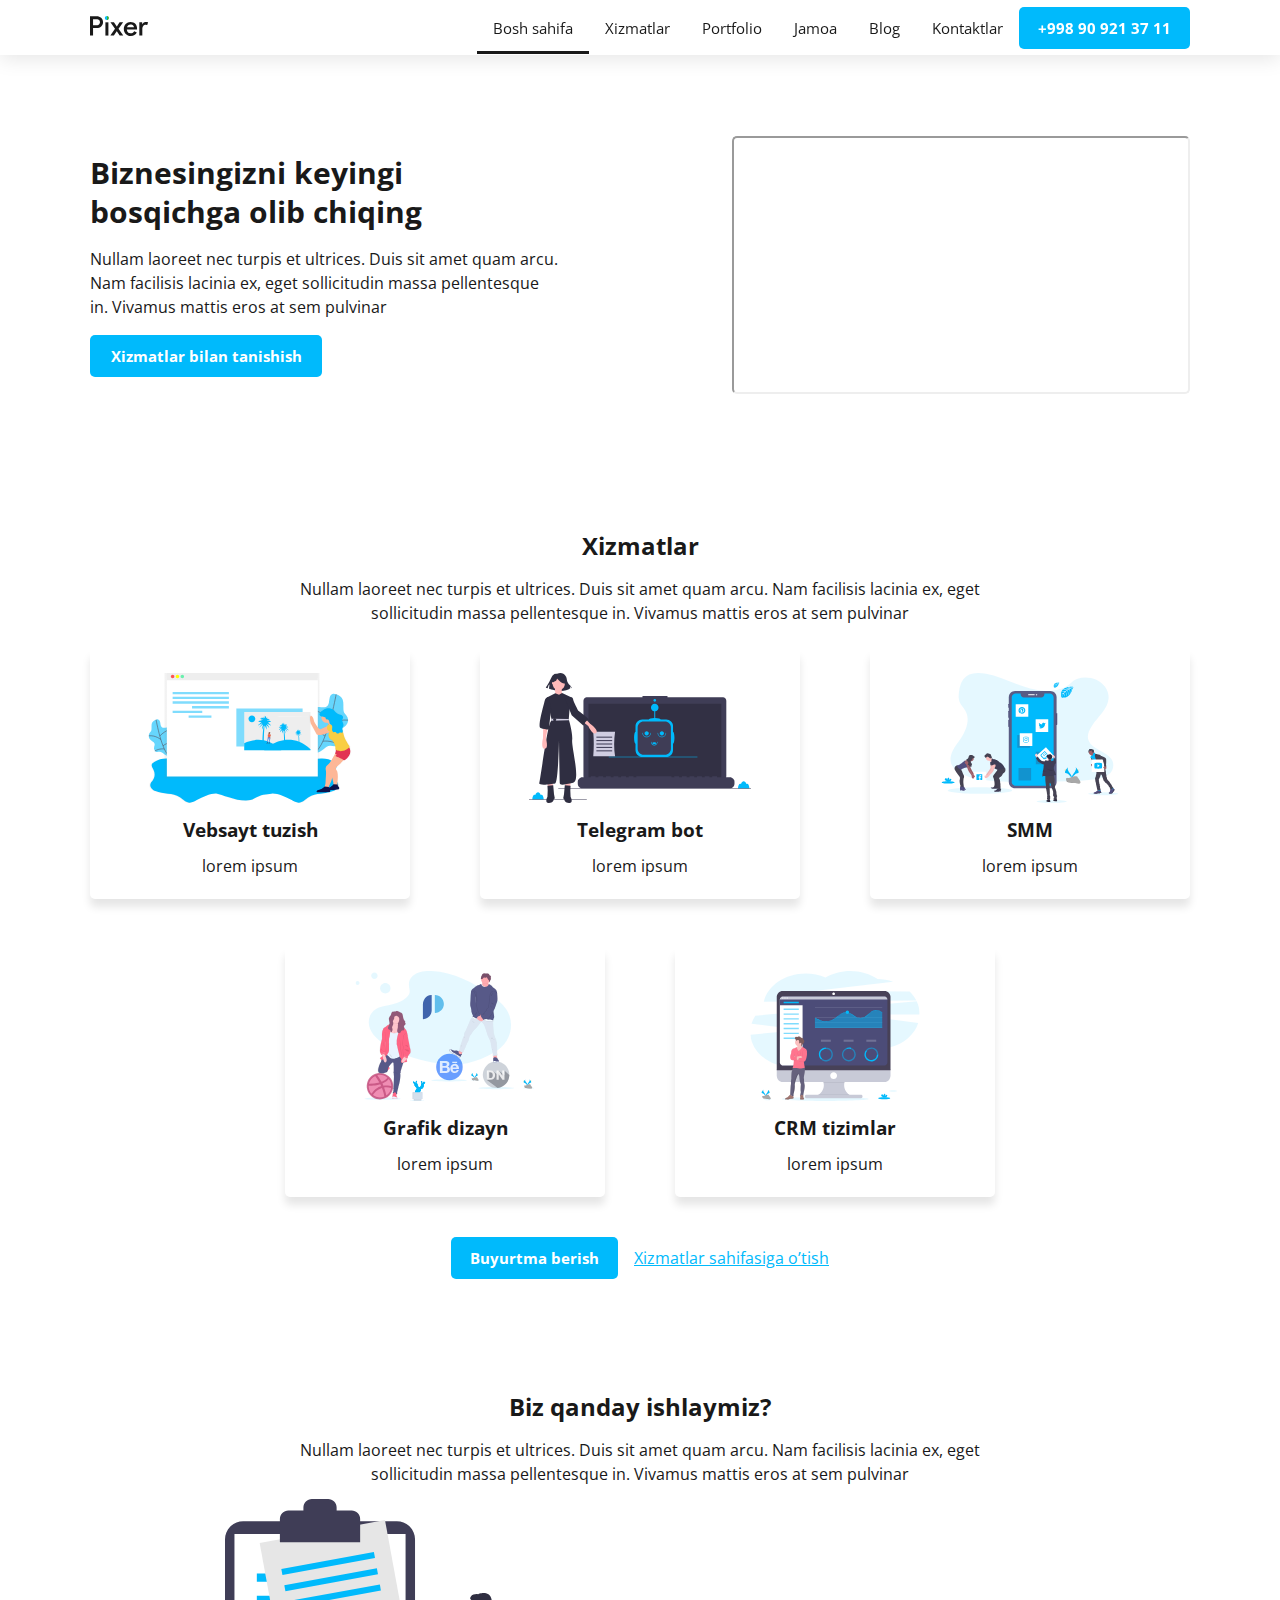
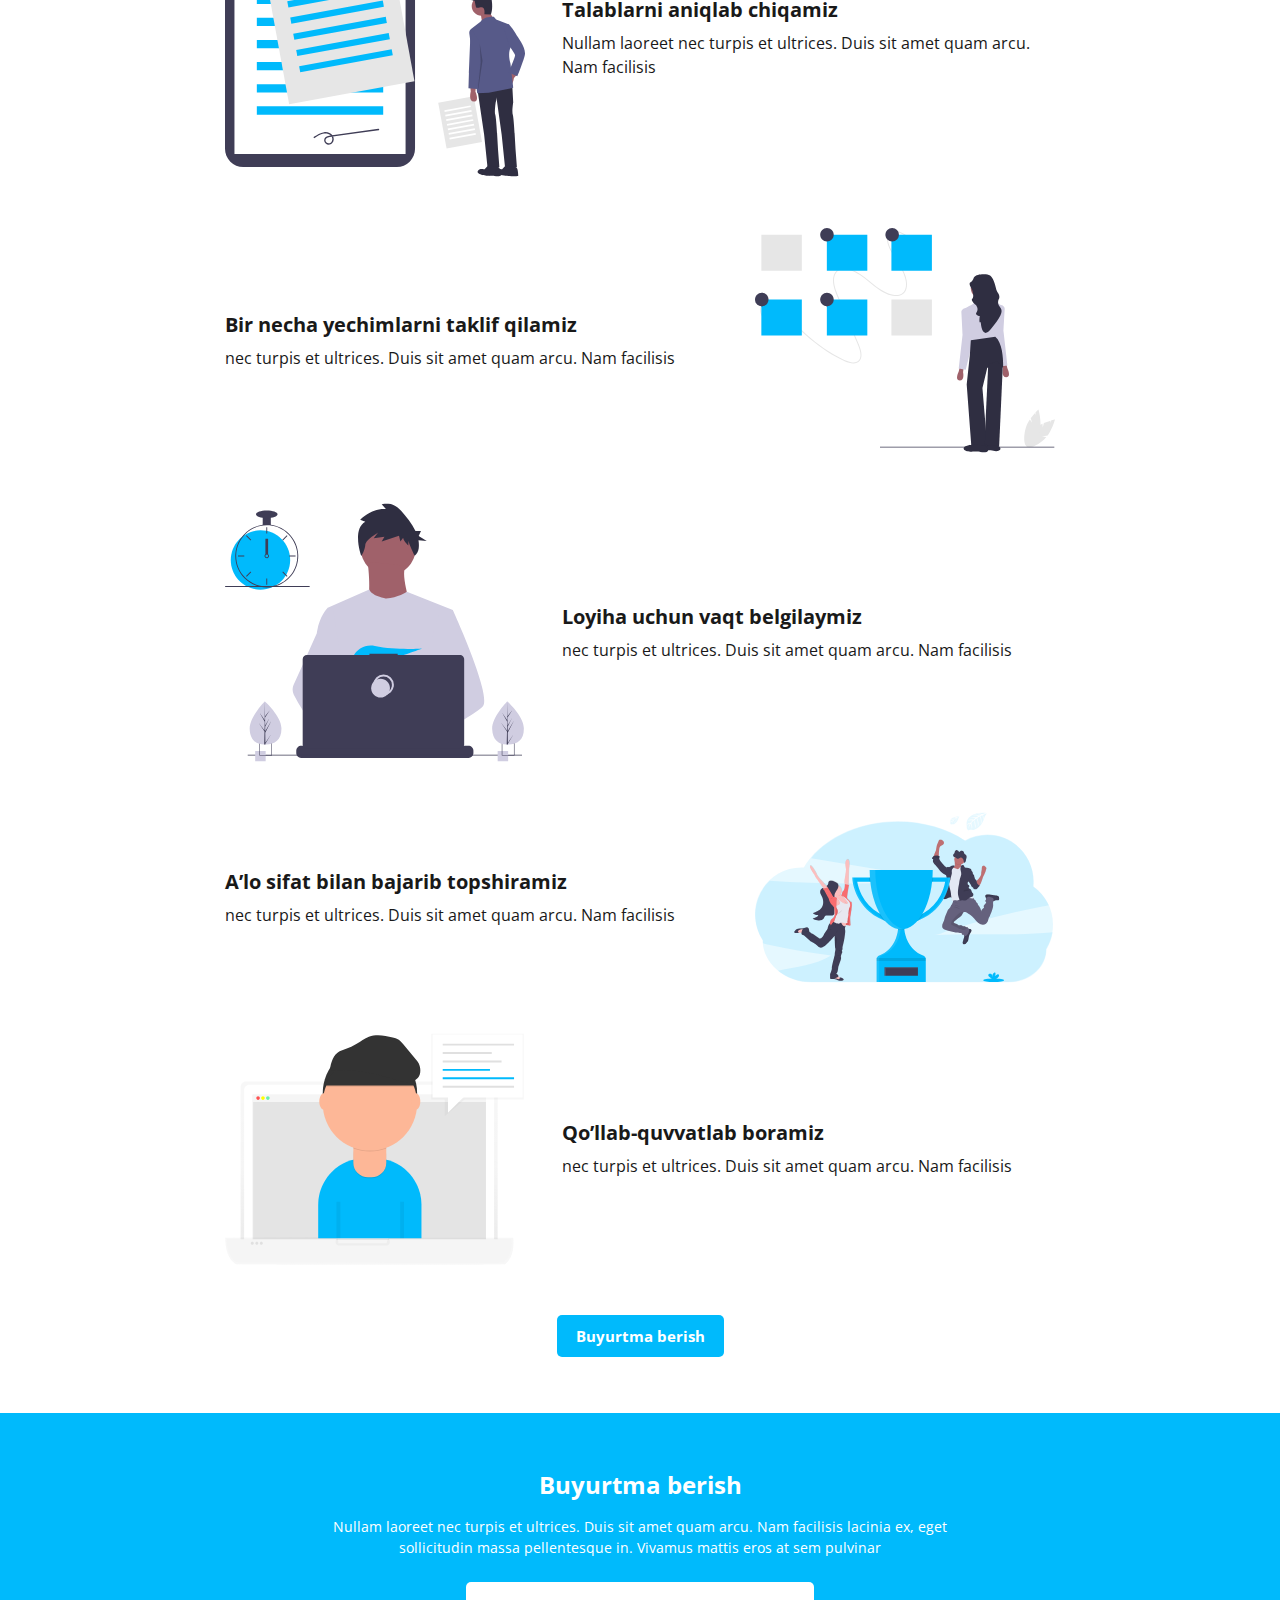
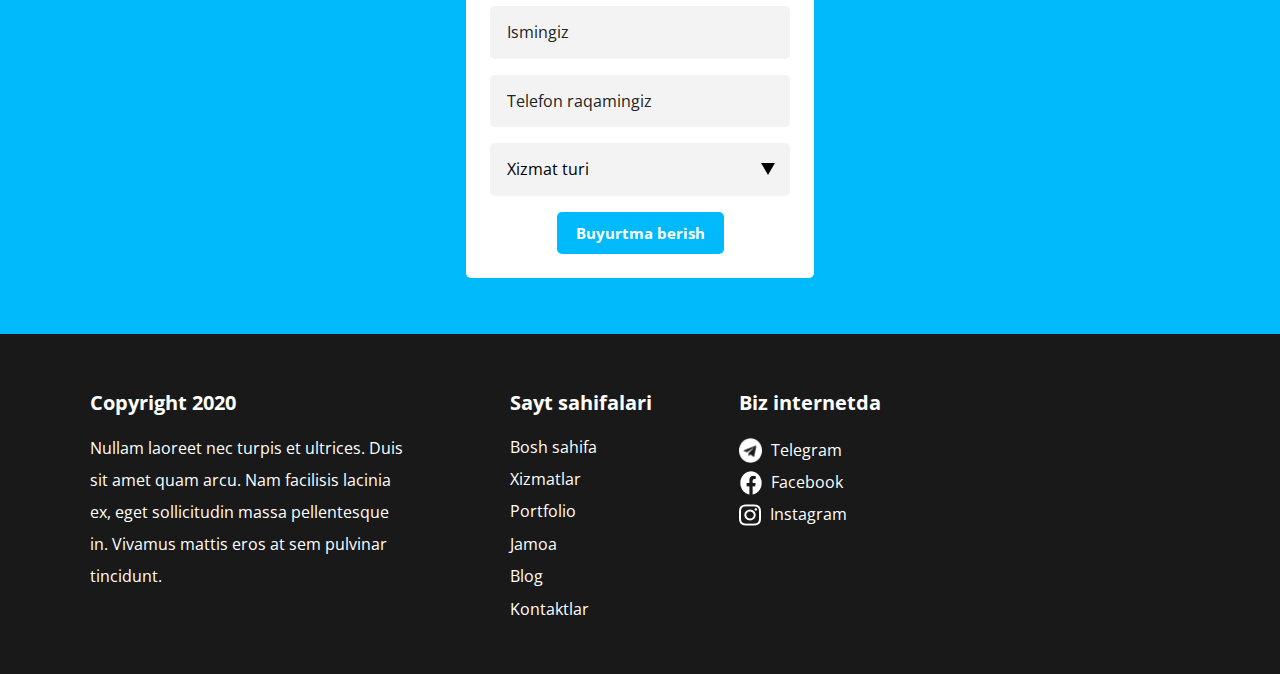
<file: index.html>
<!DOCTYPE html>
<html lang="uz">
<head>
  <meta charset="UTF-8">
  <meta http-equiv="X-UA-Compatible" content="IE=edge">
  <meta name="viewport" content="width=device-width, initial-scale=1.0">
  <title>Pixer</title>
  <link rel="preconnect" href="https://fonts.gstatic.com">
  <link href="https://fonts.googleapis.com/css2?family=Open+Sans&display=swap" rel="stylesheet">
  <link rel="stylesheet" href="css/normalize-mini.css">
  <link rel="stylesheet" href="css/style.css">
</head>
<body>

  <header class="site-header header">
    <h1 class="visually-hidden">Biznesingizni biz bilan rivojlantiring</h1>
    <section class="site-header-wrapper container">
      <h2 class="visually-hidden">Bosh sahifa</h2>
      <a class="header-logo__link header-logo" href="index.html"><img class="header-logo__img" src="img/icon/site-logo.svg" alt="site logo" width="59" height="20"></a>
      <nav class="header-nav">
        <ul class="nav-list">
          <li class="nav-list-item bosh-sahifa-link"><a class="list-item-link list-item-link__active" href="index.html">Bosh sahifa</a></li>

          <li class="nav-list-item"><a class="list-item-link xizmatlar-link" href="xizmatlar.html">Xizmatlar</a>
            <ul class="list-drop">
              <li class="list-drop-item"><a href="#veb-sayt" class="drop-item-link">Vebsayt</a></li>
              <li class="list-drop-item"><a href="#telegram-bot" class="drop-item-link">Telegram bot</a></li>
              <li class="list-drop-item"><a href="#smm-id" class="drop-item-link">SMM</a></li>
              <li class="list-drop-item"><a href="#grafik-dizayn" class="drop-item-link">Grafik dizayn</a></li>
              <li class="list-drop-item"><a href="#crm-tizimlar" class="drop-item-link">CRM tizim</a></li>
            </ul>
          </li>
          <li class="nav-list-item"><a class="list-item-link portfolio-link" href="portfolio.html">Portfolio</a></li>
          <li class="nav-list-item"><a class="list-item-link jamoa-link" href="jamoa.html">Jamoa</a></li>
          <li class="nav-list-item"><a class="list-item-link blog-link" href="blog.html">Blog</a></li>
          <li class="nav-list-item"><a class="list-item-link" href="kontaktlar.html">Kontaktlar</a></li>
        </ul>
      </nav>
      <a class="button call-me-link" href="tel:+998909213711">+998 90 921 37 11</a>
    </section>
  </header>

  <!-- MAIN -->

  <main class="site-main">

      <section class="site-main__top__container container">
        <h2 class="visually-hidden">Biznesingiz biz bilan gullaydi</h2>
        <section class="promo-heading">
          <div class="promo-heading-left">
            <h2 class="promo-title">Biznesingizni keyingi bosqichga
              olib chiqing</h2>
            <p class="promo-content">Nullam laoreet nec turpis et ultrices. Duis sit amet quam arcu. Nam facilisis lacinia ex, eget sollicitudin massa pellentesque in. Vivamus mattis eros at sem pulvinar</p>
            <a href="#xizmatlar" class="button promo-link">Xizmatlar bilan tanishish</a>
          </div>

          <iframe class="promo-heading-iframe" src="https://www.youtube-nocookie.com/embed/6_pru8U2RmM" title="YouTube video player" allow="accelerometer; autoplay; clipboard-write; encrypted-media; gyroscope; picture-in-picture" allowfullscreen></iframe>

        </section>

        <section class="services-index site-services" id="xizmatlar">

          <div class="services-head">
            <h2 class="services-title">Xizmatlar</h2>
            <p class="services-content">Nullam laoreet nec turpis et ultrices. Duis sit amet quam arcu. Nam facilisis lacinia ex, eget sollicitudin massa pellentesque in. Vivamus mattis eros at sem pulvinar</p>
          </div>

          <ul class="services-card-lists">
            <li class="services-card-item make-web-site" id="veb-sayt"><a href="web-site.html" class="services-card__link">
              <h3 class="services-item-title" >Vebsayt tuzish</h3>
              <p class="services-item-text">lorem ipsum</p>
            </a>
            </li>
            <li class="services-card-item tg-bot" id="telegram-bot">
              <a href="telegrambot.html" class="services-card__link">
                <h3 class="services-item-title" >Telegram bot</h3>
                <p class="services-item-text">lorem ipsum</p>
              </a>
            </li>
            <li class="services-card-item smm" id="smm-id">
              <a href="smm.html" class="services-card__link">
                <h3 class="services-item-title">SMM</h3>
                <p class="services-item-text">lorem ipsum</p>
              </a>
            </li>
            <li class="services-card-item grafic-design" id="grafik-dizayn">
              <a href="graficdesign.html" class="services-card__link">
                <h3 class="services-item-title">Grafik dizayn</h3>
                <p class="services-item-text">lorem ipsum</p>
              </a>
            </li>
            <li class="services-card-item crm-base" id="crm-tizimlar">
              <a href="crm.html" class="services-card__link">
                <h3 class="services-item-title">CRM tizimlar</h3>
                <p class="services-item-text">lorem ipsum</p>
              </a>
            </li>
          </ul>

          <div class="to-order-wrap">
            <a href="#buyurtma-berish" class="button our-services-link">Buyurtma berish</a>
            <a href="xizmatlar.html" class="our-services-link simple-link">Xizmatlar sahifasiga o’tish</a>
          </div>

        </section>

        <section class="how-we-work site-services" >
          <div class="how-we-work-head">
            <h2 class="work-head-title">Biz qanday ishlaymiz?</h2>
            <p class="work-head-text">Nullam laoreet nec turpis et ultrices. Duis sit amet quam arcu. Nam facilisis lacinia ex, eget sollicitudin massa pellentesque in. Vivamus mattis eros at sem pulvinar</p>
          </div>

          <ol class="how-we-work-list">
            <li class="how-we-work-item work-item-1">
              <div class="work-div">
                <h3 class="work-item-title">Talablarni aniqlab chiqamiz</h3>
                <p class="work-item-text">Nullam laoreet nec turpis et ultrices. Duis sit amet quam arcu. Nam facilisis</p>
              </div>
            </li>
            <li class="how-we-work-item work-item-2">
              <div class="work-div">
                <h3 class="work-item-title">Bir necha yechimlarni taklif qilamiz</h3>
                <p class="work-item-text">nec turpis et ultrices. Duis sit amet quam arcu. Nam facilisis</p>
              </div>
            </li>
            <li class="how-we-work-item work-item-3">
              <div class="work-div">
                <h3 class="work-item-title">Loyiha uchun vaqt belgilaymiz</h3>
                <p class="work-item-text">nec turpis et ultrices. Duis sit amet quam arcu. Nam facilisis</p>
              </div>
            </li>
            <li class="how-we-work-item work-item-4">
              <div class="work-div">
                <h3 class="work-item-title">A’lo sifat bilan bajarib topshiramiz</h3>
                <p class="work-item-text">nec turpis et ultrices. Duis sit amet quam arcu. Nam facilisis</p>
              </div>
            </li>
            <li class="how-we-work-item work-item-5">
              <div class="work-div">
                <h3 class="work-item-title">Qo’llab-quvvatlab boramiz</h3>
                <p class="work-item-text">nec turpis et ultrices. Duis sit amet quam arcu. Nam facilisis</p>
              </div>
            </li>
          </ol>
          <footer class="how-we-work__footer">
            <a href="#buyurtma-berish" class="order button">Buyurtma berish</a>
          </footer>

        </section>
      </section>

      <section class="order-section site-services" id="buyurtma-berish">
        <div class="order-section-wrapper container">
          <h2 class="order-section-title">Buyurtma berish</h2>
          <p class="order-section-text">Nullam laoreet nec turpis et ultrices. Duis sit amet quam arcu. Nam facilisis lacinia ex, eget sollicitudin massa pellentesque in. Vivamus mattis eros at sem pulvinar</p>
        </div>

        <form class="order-section-form container" action="https://echo.htmlacademy.ru" method="POST">

          <label class="visually-hidden" for="input_name">Your name</label>
          <input class="order-input-name order-inputs" type="text" name="user_name" id="input_name" placeholder="Ismingiz" required>


          <label class="visually-hidden" for="phone_number">Your phone number</label>
          <input class="order-input-tel order-inputs" type="tel" name="user_phone" id="phone_number" placeholder="Telefon raqamingiz" required>


          <label class="visually-hidden" for="service_type">Type of service</label>
          <select class="order-input-order order-inputs" name="service_type" id="service_type" required>

            <option value="" selected disabled>Xizmat turi</option>
            <option value="web_site">Web-site</option>
            <option value="telegram-bot">Telegram-bot</option>
            <option value="smm">SMM</option>
            <option value="grafic_design">Grafik dizayn</option>
            <option value="crm">CRM tizim</option>
            </select>

          <div class="submit-btn-wrap">
            <button class="button submit-btn" type="submit">Buyurtma berish
            </button>
          </div>

        </form>

      </section>

  </main>

  <footer class="site-footer site-services">

    <section class="site-footer-wrapper container">
        <h2 class="visually-hidden">Bizda hamma zamonaviy kasb egalari mavjud</h2>
        <section class="footer-copyright">
          <h2 class="visually-hidden">Biznesingizni biz yuritib beramiz</h2>
          <p class="footer-copyright__title footer-title">Copyright 2020</p>
          <p class="footer-copyright__content">Nullam laoreet nec turpis et ultrices. Duis sit amet quam arcu. Nam facilisis lacinia ex, eget sollicitudin massa pellentesque in. Vivamus mattis eros at sem pulvinar tincidunt.</p>
        </section>

        <section class="footer-site-pages">
          <h2 class="footer-site-pages__title footer-title">Sayt sahifalari</h2>
          <ul class="footer-site-pages__list">
            <li class="footer-site-pages__item"><a class="footer-site-pages__link footer-content-transform" href="#bosh-sahifa">Bosh sahifa</a></li>
            <li class="footer-site-pages__item">          <a class="footer-site-pages__link footer-content-transform" href="#xizmatlar">Xizmatlar</a></li>
            <li class="footer-site-pages__item">          <a class="footer-site-pages__link footer-content-transform" href="portfolio.html">Portfolio</a></li>
            <li class="footer-site-pages__item">          <a class="footer-site-pages__link footer-content-transform" href="jamoa.html">Jamoa</a></li>
            <li class="footer-site-pages__item">          <a class="footer-site-pages__link footer-content-transform" href="blog.html">Blog</a></li>
            <li class="footer-site-pages__item">          <a class="footer-site-pages__link footer-content-transform" href="kontaktlar.html">Kontaktlar</a></li>
          </ul>
        </section>

        <section class="footer-social">
          <h2 class="footer-social__title footer-title">Biz internetda</h2>
          <ul class="footer-social__list">
            <li class="footer-social__item"><a class="footer-social__link social__link-telegram footer-content-transform" target="_blank" href="https://web.telegram.org">Telegram</a></li>
            <li class="footer-social__item">          <a class="footer-social__link social__link-facebook footer-content-transform" target="_blank" href="https://www.facebook.com">Facebook</a></li>
            <li class="footer-social__item">          <a class="footer-social__link social__link-instagram footer-content-transform" target="_blank" href="https://www.instagram.com">Instagram</a></li>
          </ul>
        </section>
    </section>

  </footer>

</body>
</html>
</file>
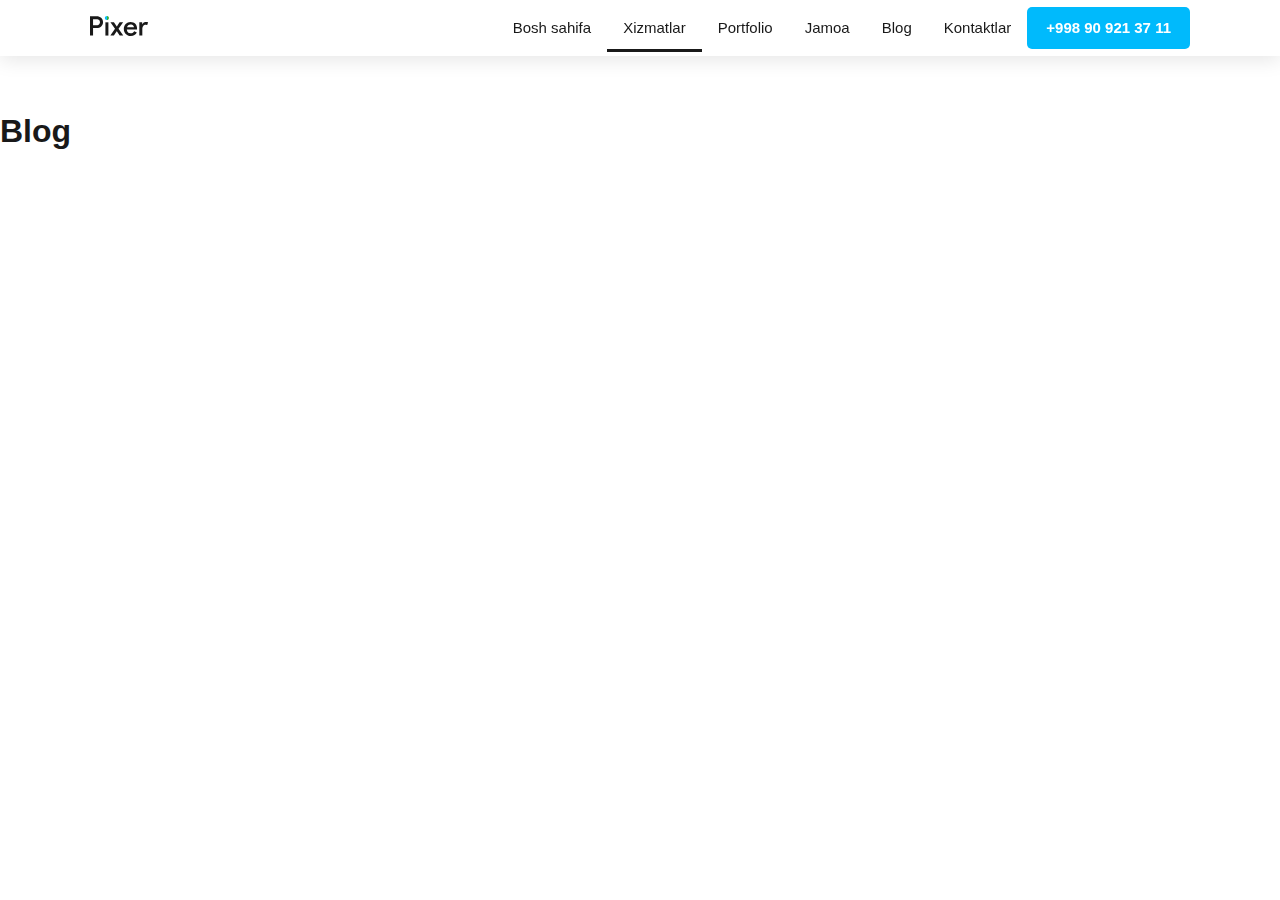
<file: blog.html>
<!DOCTYPE html>
<html lang="en">
<head>
  <meta charset="UTF-8">
  <meta http-equiv="X-UA-Compatible" content="IE=edge">
  <meta name="viewport" content="width=device-width, initial-scale=1.0">
  <title>Xizmatlar</title>
  <link rel="stylesheet" href="css/normalize-mini.css">
  <link rel="stylesheet" href="css/style-minify.css">
</head>
<body>
  
    <header class="site-header header">
      <section class="site-header-wrapper container">
        <h2 class="visually-hidden">Bosh sahifa</h2>
        <a class="header-logo__link header-logo" href="index.html"><img class="header-logo__img" src="img/icon/site-logo.svg" alt="site logo" width="59" height="20"></a>
        <nav class="header-nav">
          <ul class="nav-list">
            <li class="nav-list-item bosh-sahifa-link"><a class="list-item-link" href="index.html">Bosh sahifa</a></li>
            
            <li class="nav-list-item"><a class="list-item-link xizmatlar-link list-item-link__active" href="xizmatlar.html">Xizmatlar</a>
              <ul class="list-drop">
                <li class="list-drop-item"><a href="#veb-sayt" class="drop-item-link">Vebsayt</a></li>
                <li class="list-drop-item"><a href="#telegram-bot" class="drop-item-link">Telegram bot</a></li>
                <li class="list-drop-item"><a href="#smm-id" class="drop-item-link">SMM</a></li>
                <li class="list-drop-item"><a href="#grafik-dizayn" class="drop-item-link">Grafik dizayn</a></li>
                <li class="list-drop-item"><a href="#crm-tizimlar" class="drop-item-link">CRM tizim</a></li>
              </ul>
            </li>
            <li class="nav-list-item"><a class="list-item-link portfolio-link" href="portfolio.html">Portfolio</a></li>
            <li class="nav-list-item"><a class="list-item-link jamoa-link" href="jamoa.html">Jamoa</a></li>
            <li class="nav-list-item"><a class="list-item-link blog-link" href="blog.html">Blog</a></li>
            <li class="nav-list-item"><a class="list-item-link" href="kontaktlar.html">Kontaktlar</a></li>
          </ul>
        </nav>  
        <a class="button call-me-link" href="tel:+998909213711">+998 90 921 37 11</a>
      </section>
    </header>
    <main>
      <br><br><br><br><br>
      <h1 class="blog">Blog</h1>
    </main>
    
  </body>
</html>
</file>
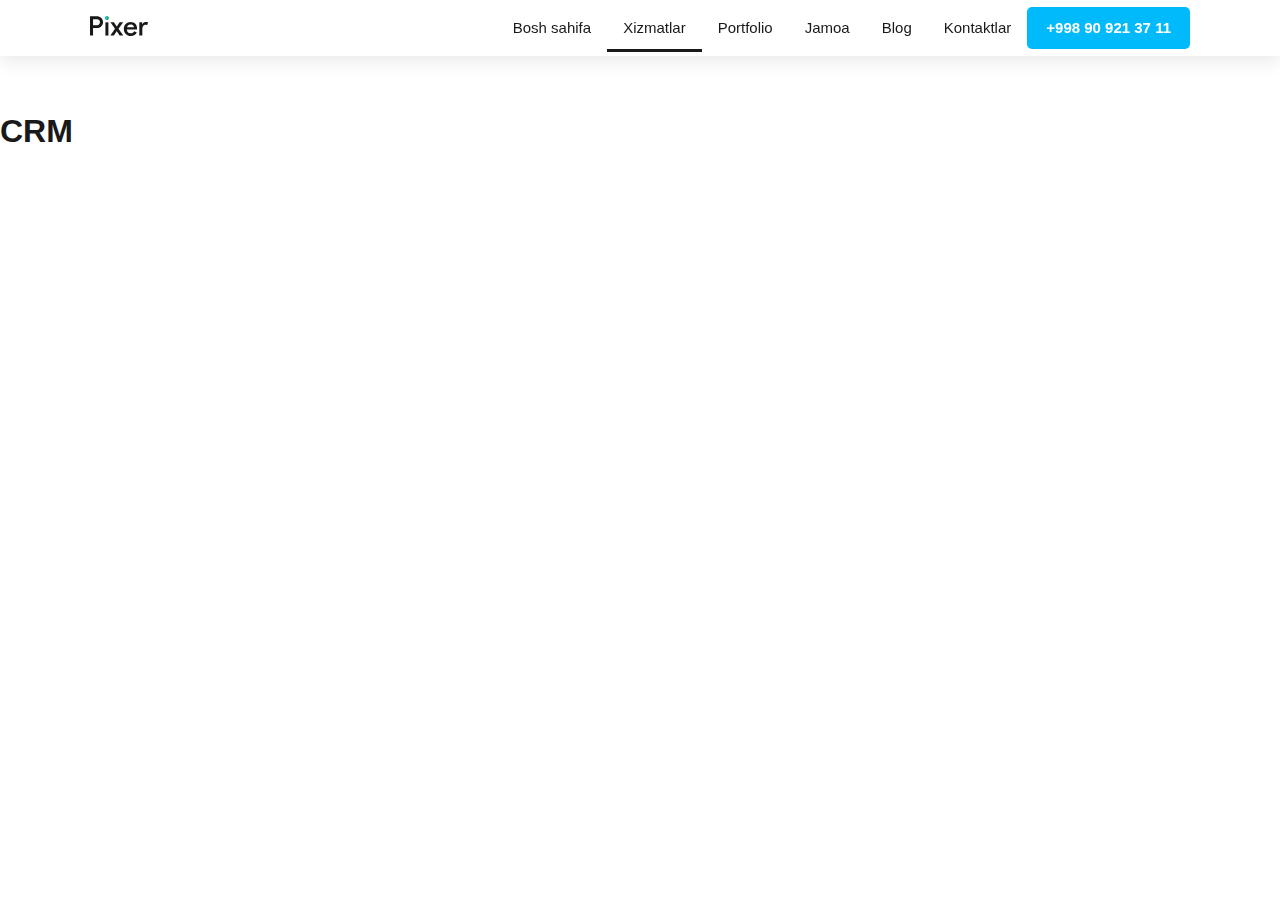
<file: crm.html>
<!DOCTYPE html>
<html lang="en">
<head>
  <meta charset="UTF-8">
  <meta http-equiv="X-UA-Compatible" content="IE=edge">
  <meta name="viewport" content="width=device-width, initial-scale=1.0">
  <title>Xizmatlar</title>
  <link rel="stylesheet" href="css/normalize-mini.css">
  <link rel="stylesheet" href="css/style-minify.css">
</head>
<body>
  
    <header class="site-header header">
      <section class="site-header-wrapper container">
        <h2 class="visually-hidden">Bosh sahifa</h2>
        <a class="header-logo__link header-logo" href="index.html"><img class="header-logo__img" src="img/icon/site-logo.svg" alt="site logo" width="59" height="20"></a>
        <nav class="header-nav">
          <ul class="nav-list">
            <li class="nav-list-item bosh-sahifa-link"><a class="list-item-link" href="index.html">Bosh sahifa</a></li>
            
            <li class="nav-list-item"><a class="list-item-link xizmatlar-link list-item-link__active" href="xizmatlar.html">Xizmatlar</a>
              <ul class="list-drop">
                <li class="list-drop-item"><a href="#veb-sayt" class="drop-item-link">Vebsayt</a></li>
                <li class="list-drop-item"><a href="#telegram-bot" class="drop-item-link">Telegram bot</a></li>
                <li class="list-drop-item"><a href="#smm-id" class="drop-item-link">SMM</a></li>
                <li class="list-drop-item"><a href="#grafik-dizayn" class="drop-item-link">Grafik dizayn</a></li>
                <li class="list-drop-item"><a href="#crm-tizimlar" class="drop-item-link">CRM tizim</a></li>
              </ul>
            </li>
            <li class="nav-list-item"><a class="list-item-link portfolio-link" href="portfolio.html">Portfolio</a></li>
            <li class="nav-list-item"><a class="list-item-link jamoa-link" href="jamoa.html">Jamoa</a></li>
            <li class="nav-list-item"><a class="list-item-link blog-link" href="blog.html">Blog</a></li>
            <li class="nav-list-item"><a class="list-item-link" href="kontaktlar.html">Kontaktlar</a></li>
          </ul>
        </nav>  
        <a class="button call-me-link" href="tel:+998909213711">+998 90 921 37 11</a>
      </section>
    </header>
    <main>
      <br><br><br><br><br>
      <h1 class="crm-html">CRM</h1>
    </main>
    
  </body>
</html>
</file>
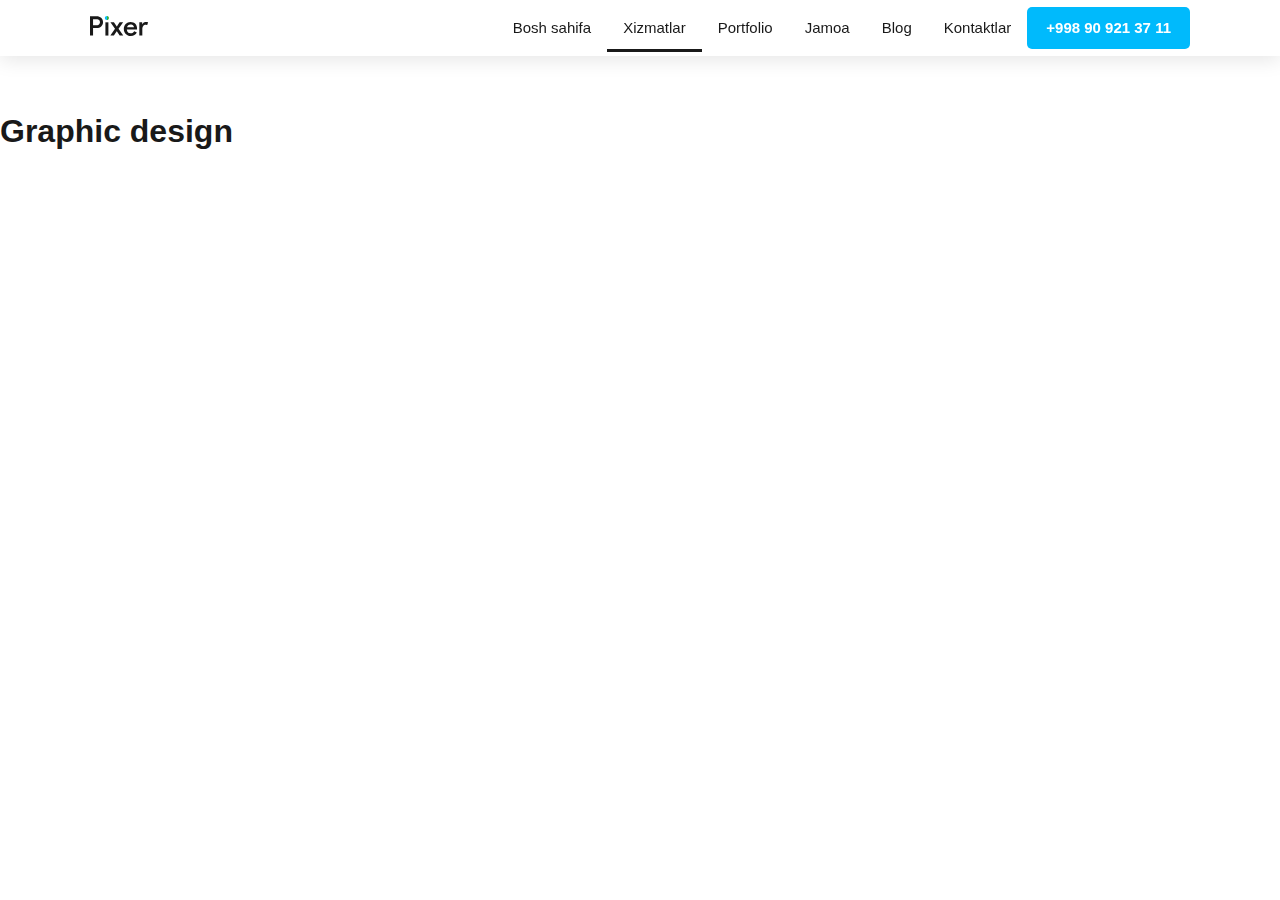
<file: graficdesign.html>
<!DOCTYPE html>
<html lang="en">
<head>
  <meta charset="UTF-8">
  <meta http-equiv="X-UA-Compatible" content="IE=edge">
  <meta name="viewport" content="width=device-width, initial-scale=1.0">
  <title>Xizmatlar</title>
  <link rel="stylesheet" href="css/normalize-mini.css">
  <link rel="stylesheet" href="css/style-minify.css">
</head>
<body>
  
    <header class="site-header header">
      <section class="site-header-wrapper container">
        <h2 class="visually-hidden">Bosh sahifa</h2>
        <a class="header-logo__link header-logo" href="index.html"><img class="header-logo__img" src="img/icon/site-logo.svg" alt="site logo" width="59" height="20"></a>
        <nav class="header-nav">
          <ul class="nav-list">
            <li class="nav-list-item bosh-sahifa-link"><a class="list-item-link" href="index.html">Bosh sahifa</a></li>
            
            <li class="nav-list-item"><a class="list-item-link xizmatlar-link list-item-link__active" href="xizmatlar.html">Xizmatlar</a>
              <ul class="list-drop">
                <li class="list-drop-item"><a href="#veb-sayt" class="drop-item-link">Vebsayt</a></li>
                <li class="list-drop-item"><a href="#telegram-bot" class="drop-item-link">Telegram bot</a></li>
                <li class="list-drop-item"><a href="#smm-id" class="drop-item-link">SMM</a></li>
                <li class="list-drop-item"><a href="#grafik-dizayn" class="drop-item-link">Grafik dizayn</a></li>
                <li class="list-drop-item"><a href="#crm-tizimlar" class="drop-item-link">CRM tizim</a></li>
              </ul>
            </li>
            <li class="nav-list-item"><a class="list-item-link portfolio-link" href="portfolio.html">Portfolio</a></li>
            <li class="nav-list-item"><a class="list-item-link jamoa-link" href="jamoa.html">Jamoa</a></li>
            <li class="nav-list-item"><a class="list-item-link blog-link" href="blog.html">Blog</a></li>
            <li class="nav-list-item"><a class="list-item-link" href="kontaktlar.html">Kontaktlar</a></li>
          </ul>
        </nav>  
        <a class="button call-me-link" href="tel:+998909213711">+998 90 921 37 11</a>
      </section>
    </header>
    <main>
      <br><br><br><br><br>
      <h1 class="graphic-design-site">Graphic design</h1>
    </main>
    
  </body>
</html>
</file>
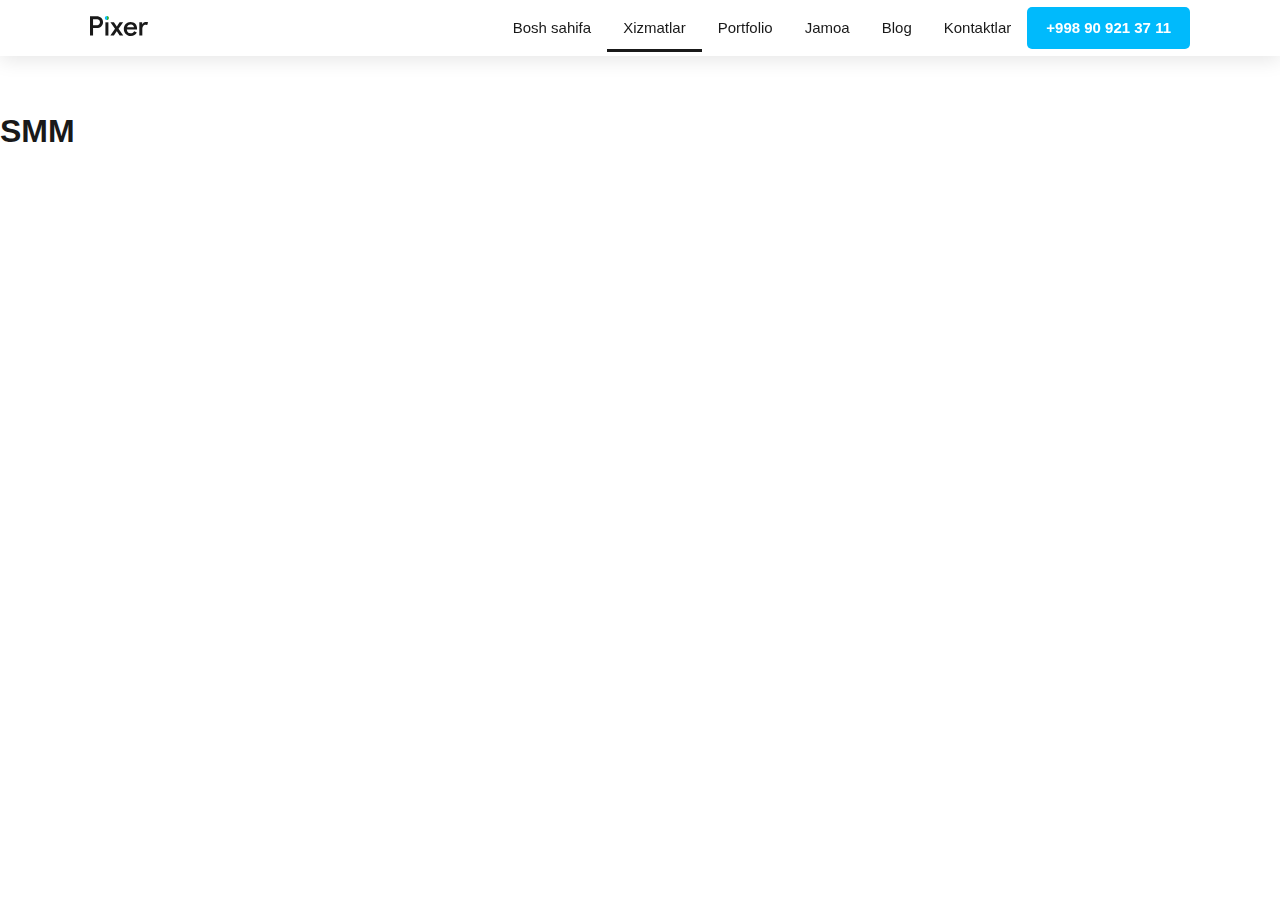
<file: smm.html>
<!DOCTYPE html>
<html lang="en">
<head>
  <meta charset="UTF-8">
  <meta http-equiv="X-UA-Compatible" content="IE=edge">
  <meta name="viewport" content="width=device-width, initial-scale=1.0">
  <title>Xizmatlar</title>
  <link rel="stylesheet" href="css/normalize-mini.css">
  <link rel="stylesheet" href="css/style-minify.css">
</head>
<body>
  
    <header class="site-header header">
      <section class="site-header-wrapper container">
        <h2 class="visually-hidden">Bosh sahifa</h2>
        <a class="header-logo__link header-logo" href="index.html"><img class="header-logo__img" src="img/icon/site-logo.svg" alt="site logo" width="59" height="20"></a>
        <nav class="header-nav">
          <ul class="nav-list">
            <li class="nav-list-item bosh-sahifa-link"><a class="list-item-link" href="index.html">Bosh sahifa</a></li>
            
            <li class="nav-list-item"><a class="list-item-link xizmatlar-link list-item-link__active" href="xizmatlar.html">Xizmatlar</a>
              <ul class="list-drop">
                <li class="list-drop-item"><a href="#veb-sayt" class="drop-item-link">Vebsayt</a></li>
                <li class="list-drop-item"><a href="#telegram-bot" class="drop-item-link">Telegram bot</a></li>
                <li class="list-drop-item"><a href="#smm-id" class="drop-item-link">SMM</a></li>
                <li class="list-drop-item"><a href="#grafik-dizayn" class="drop-item-link">Grafik dizayn</a></li>
                <li class="list-drop-item"><a href="#crm-tizimlar" class="drop-item-link">CRM tizim</a></li>
              </ul>
            </li>
            <li class="nav-list-item"><a class="list-item-link portfolio-link" href="portfolio.html">Portfolio</a></li>
            <li class="nav-list-item"><a class="list-item-link jamoa-link" href="jamoa.html">Jamoa</a></li>
            <li class="nav-list-item"><a class="list-item-link blog-link" href="blog.html">Blog</a></li>
            <li class="nav-list-item"><a class="list-item-link" href="kontaktlar.html">Kontaktlar</a></li>
          </ul>
        </nav>  
        <a class="button call-me-link" href="tel:+998909213711">+998 90 921 37 11</a>
      </section>
    </header>
    <main>
      <br><br><br><br><br>
      <h1 class="smm-html">SMM</h1>
    </main>
    
  </body>
</html>
</file>
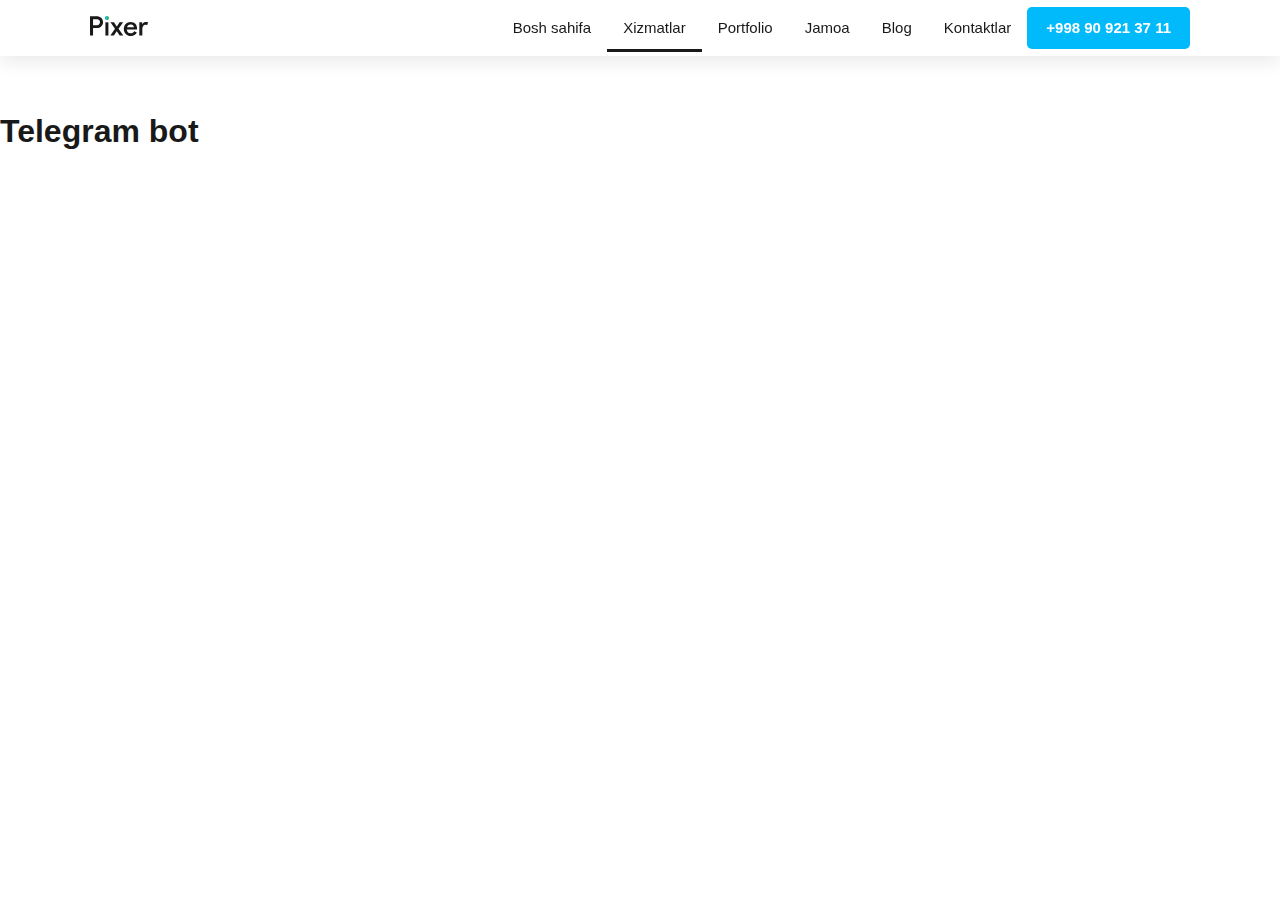
<file: telegrambot.html>
<!DOCTYPE html>
<html lang="en">
<head>
  <meta charset="UTF-8">
  <meta http-equiv="X-UA-Compatible" content="IE=edge">
  <meta name="viewport" content="width=device-width, initial-scale=1.0">
  <title>Xizmatlar</title>
  <link rel="stylesheet" href="css/normalize-mini.css">
  <link rel="stylesheet" href="css/style-minify.css">
</head>
<body>
  
    <header class="site-header header">
      <section class="site-header-wrapper container">
        <h2 class="visually-hidden">Bosh sahifa</h2>
        <a class="header-logo__link header-logo" href="index.html"><img class="header-logo__img" src="img/icon/site-logo.svg" alt="site logo" width="59" height="20"></a>
        <nav class="header-nav">
          <ul class="nav-list">
            <li class="nav-list-item bosh-sahifa-link"><a class="list-item-link" href="index.html">Bosh sahifa</a></li>
            
            <li class="nav-list-item"><a class="list-item-link xizmatlar-link list-item-link__active" href="xizmatlar.html">Xizmatlar</a>
              <ul class="list-drop">
                <li class="list-drop-item"><a href="#veb-sayt" class="drop-item-link">Vebsayt</a></li>
                <li class="list-drop-item"><a href="#telegram-bot" class="drop-item-link">Telegram bot</a></li>
                <li class="list-drop-item"><a href="#smm-id" class="drop-item-link">SMM</a></li>
                <li class="list-drop-item"><a href="#grafik-dizayn" class="drop-item-link">Grafik dizayn</a></li>
                <li class="list-drop-item"><a href="#crm-tizimlar" class="drop-item-link">CRM tizim</a></li>
              </ul>
            </li>
            <li class="nav-list-item"><a class="list-item-link portfolio-link" href="portfolio.html">Portfolio</a></li>
            <li class="nav-list-item"><a class="list-item-link jamoa-link" href="jamoa.html">Jamoa</a></li>
            <li class="nav-list-item"><a class="list-item-link blog-link" href="blog.html">Blog</a></li>
            <li class="nav-list-item"><a class="list-item-link" href="kontaktlar.html">Kontaktlar</a></li>
          </ul>
        </nav>  
        <a class="button call-me-link" href="tel:+998909213711">+998 90 921 37 11</a>
      </section>
    </header>
    <main>
      <br><br><br><br><br>
      <h1 class="telegram-bot-tg">Telegram bot</h1>
    </main>
    
  </body>
</html>
</file>
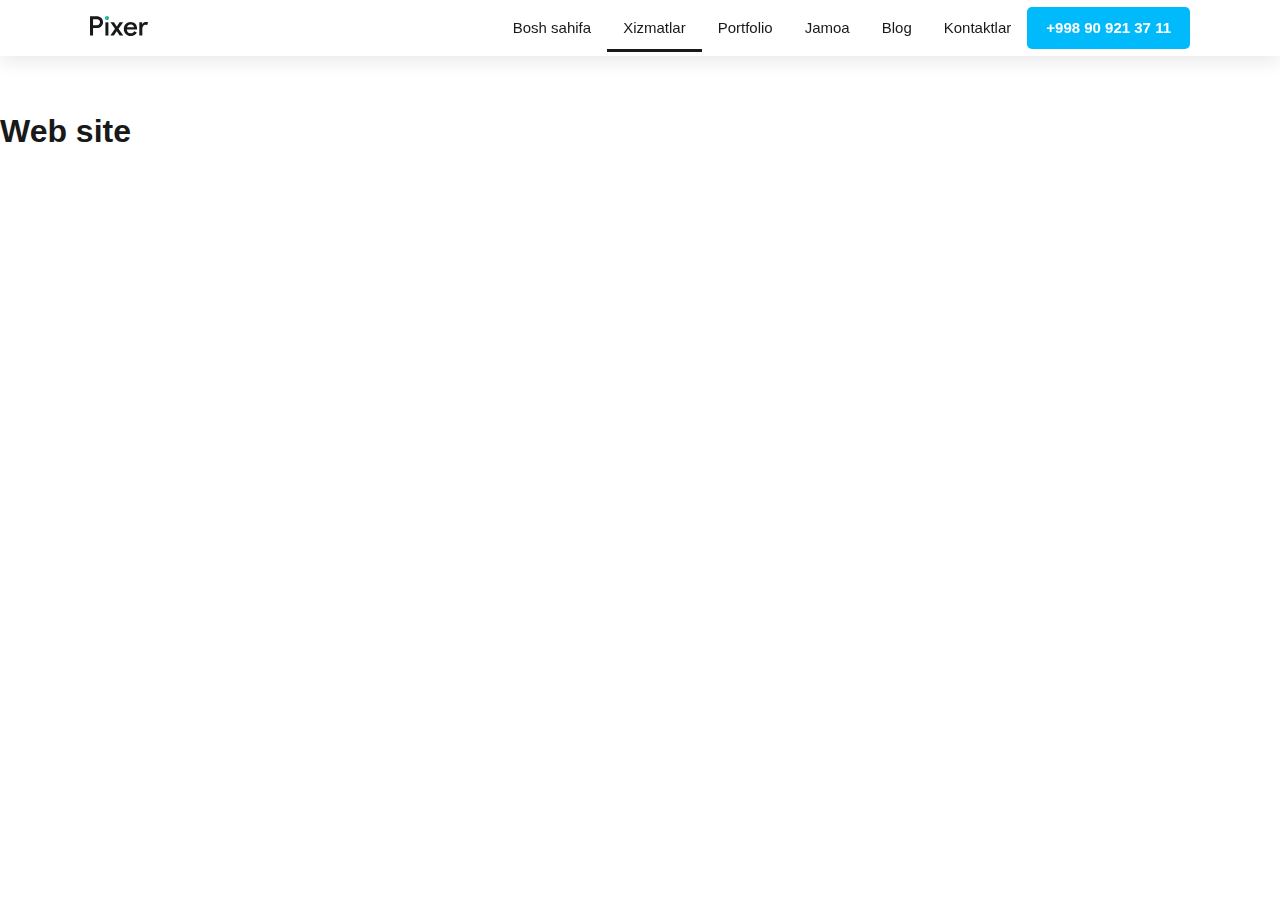
<file: web-site.html>
<!DOCTYPE html>
<html lang="en">
<head>
  <meta charset="UTF-8">
  <meta http-equiv="X-UA-Compatible" content="IE=edge">
  <meta name="viewport" content="width=device-width, initial-scale=1.0">
  <title>Xizmatlar</title>
  <link rel="stylesheet" href="css/normalize-mini.css">
  <link rel="stylesheet" href="css/style-minify.css">
</head>
<body>
  
    <header class="site-header header">
      <section class="site-header-wrapper container">
        <h2 class="visually-hidden">Bosh sahifa</h2>
        <a class="header-logo__link header-logo" href="index.html"><img class="header-logo__img" src="img/icon/site-logo.svg" alt="site logo" width="59" height="20"></a>
        <nav class="header-nav">
          <ul class="nav-list">
            <li class="nav-list-item bosh-sahifa-link"><a class="list-item-link" href="index.html">Bosh sahifa</a></li>
            
            <li class="nav-list-item"><a class="list-item-link xizmatlar-link list-item-link__active" href="xizmatlar.html">Xizmatlar</a>
              <ul class="list-drop">
                <li class="list-drop-item"><a href="#veb-sayt" class="drop-item-link">Vebsayt</a></li>
                <li class="list-drop-item"><a href="#telegram-bot" class="drop-item-link">Telegram bot</a></li>
                <li class="list-drop-item"><a href="#smm-id" class="drop-item-link">SMM</a></li>
                <li class="list-drop-item"><a href="#grafik-dizayn" class="drop-item-link">Grafik dizayn</a></li>
                <li class="list-drop-item"><a href="#crm-tizimlar" class="drop-item-link">CRM tizim</a></li>
              </ul>
            </li>
            <li class="nav-list-item"><a class="list-item-link portfolio-link" href="portfolio.html">Portfolio</a></li>
            <li class="nav-list-item"><a class="list-item-link jamoa-link" href="jamoa.html">Jamoa</a></li>
            <li class="nav-list-item"><a class="list-item-link blog-link" href="blog.html">Blog</a></li>
            <li class="nav-list-item"><a class="list-item-link" href="kontaktlar.html">Kontaktlar</a></li>
          </ul>
        </nav>  
        <a class="button call-me-link" href="tel:+998909213711">+998 90 921 37 11</a>
      </section>
    </header>
    <main>
      <br><br><br><br><br>
      <h1 class="web-site-web">Web site</h1>
    </main>
    
  </body>
</html>
</file>
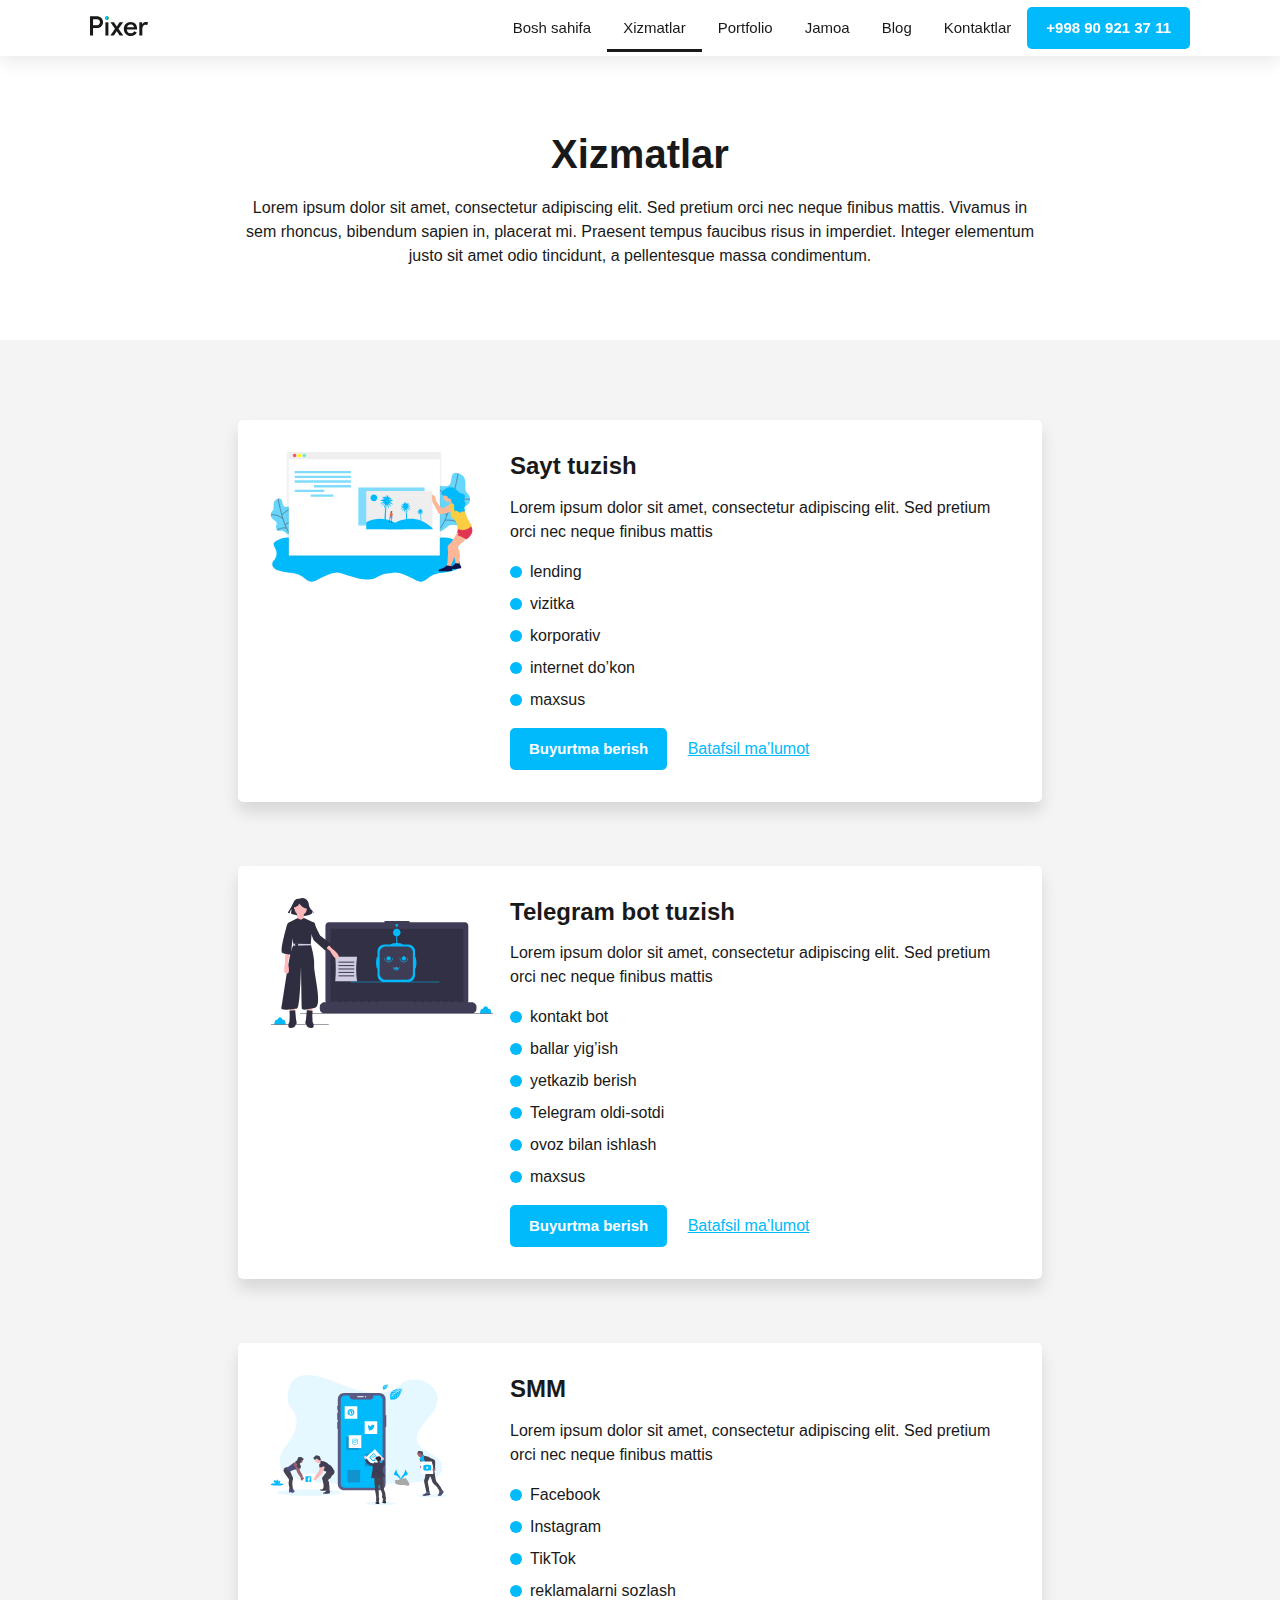
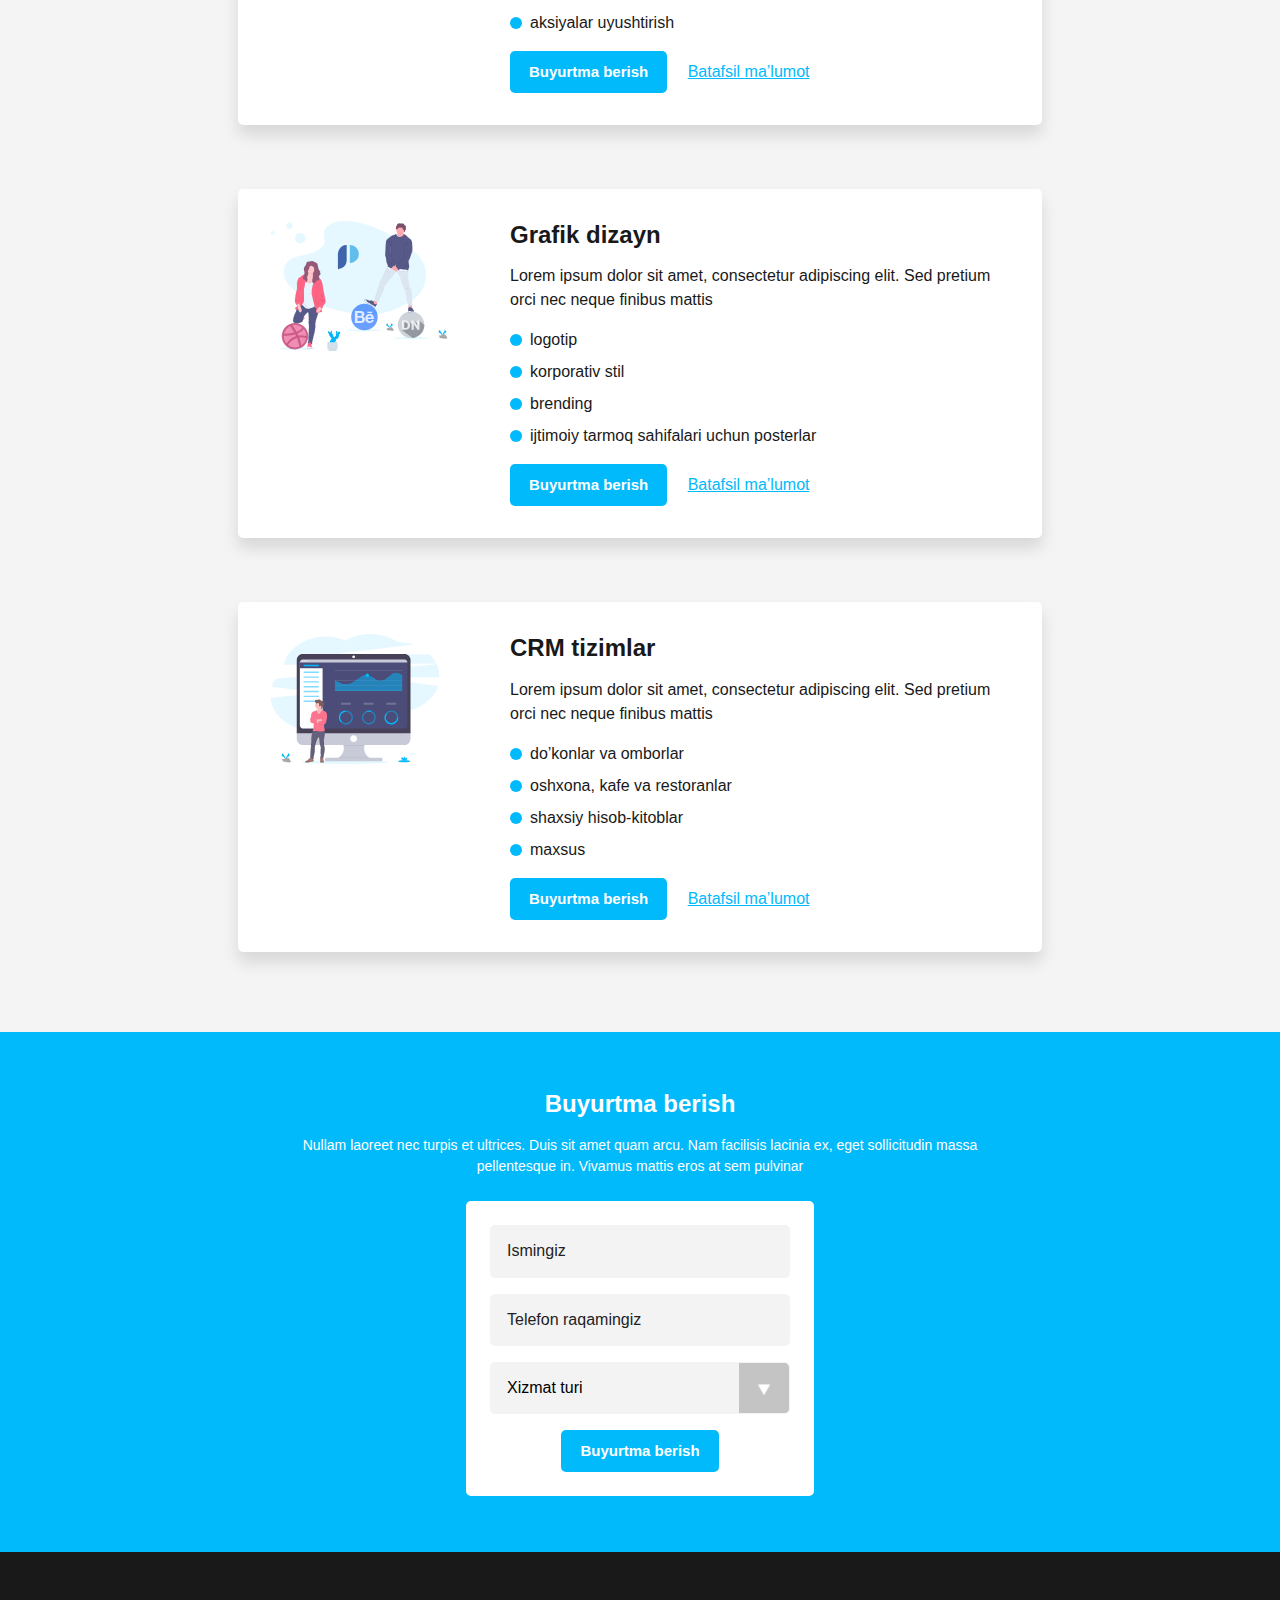
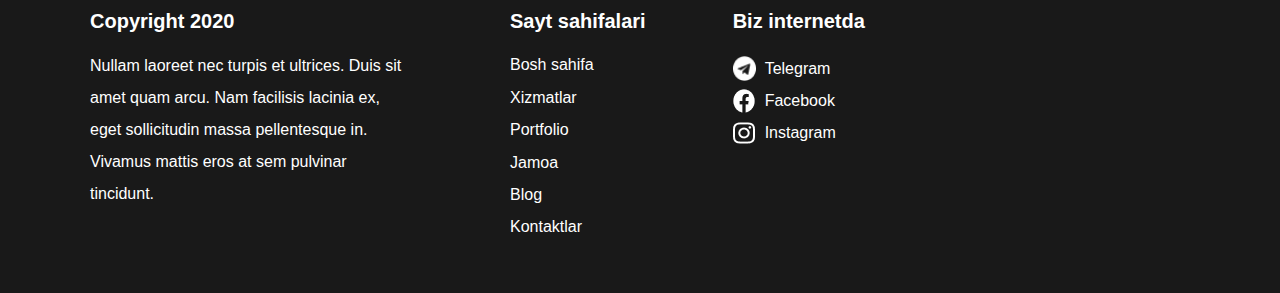
<file: xizmatlar.html>
<!DOCTYPE html>
<html lang="en">
<head>
  <meta charset="UTF-8">
  <meta http-equiv="X-UA-Compatible" content="IE=edge">
  <meta name="viewport" content="width=device-width, initial-scale=1.0">
  <title>Xizmatlar</title>
  <link rel="stylesheet" href="css/normalize-mini.css">
  <link rel="stylesheet" href="css/style-minify.css">
</head>
<body>
  
  <header class="site-header header">
    <section class="site-header-wrapper container">
      <h2 class="visually-hidden">Bosh sahifa</h2>
      <a class="header-logo__link header-logo" href="index.html"><img class="header-logo__img" src="img/icon/site-logo.svg" alt="site logo" width="59" height="20"></a>
      <nav class="header-nav">
        <ul class="nav-list">
          <li class="nav-list-item bosh-sahifa-link"><a class="list-item-link" href="index.html">Bosh sahifa</a></li>
          
          <li class="nav-list-item"><a class="list-item-link xizmatlar-link list-item-link__active" href="xizmatlar.html">Xizmatlar</a>
            <ul class="list-drop">
              <li class="list-drop-item"><a href="#veb-sayt" class="drop-item-link">Vebsayt</a></li>
              <li class="list-drop-item"><a href="#telegram-bot" class="drop-item-link">Telegram bot</a></li>
              <li class="list-drop-item"><a href="#smm-id" class="drop-item-link">SMM</a></li>
              <li class="list-drop-item"><a href="#grafik-dizayn" class="drop-item-link">Grafik dizayn</a></li>
              <li class="list-drop-item"><a href="#crm-tizimlar" class="drop-item-link">CRM tizim</a></li>
            </ul>
          </li>
          <li class="nav-list-item"><a class="list-item-link portfolio-link" href="portfolio.html">Portfolio</a></li>
          <li class="nav-list-item"><a class="list-item-link jamoa-link" href="jamoa.html">Jamoa</a></li>
          <li class="nav-list-item"><a class="list-item-link blog-link" href="blog.html">Blog</a></li>
          <li class="nav-list-item"><a class="list-item-link" href="kontaktlar.html">Kontaktlar</a></li>
        </ul>
      </nav>  
      <a class="button call-me-link" href="tel:+998909213711">+998 90 921 37 11</a>
    </section>
  </header>
  
  <main class="main-services">
    <section class="services-intro__container container">
      <div class="services-intro">
        <h1 class="services-intro__title">Xizmatlar</h1>
        <p class="services-intro__text">Lorem ipsum dolor sit amet, consectetur adipiscing elit. Sed
          pretium orci nec neque finibus mattis. Vivamus in sem rhoncus, bibendum sapien in, placerat mi. Praesent
          tempus faucibus risus in imperdiet. Integer elementum justo sit amet odio tincidunt, a pellentesque massa
          condimentum.</p>
      </div>
    </section>

    <section class="services-cards">

      <div class="services-cards__container container">

        <section class="service-order-card create-site-card">
          <div class="service-order-card__wrapper">
            <h2 class="service-order-card__title">Sayt tuzish</h2>
            <p class="service-order-card__text">Lorem ipsum dolor sit amet, consectetur adipiscing elit. Sed pretium orci nec neque finibus mattis</p>
            <ul class="service-order-card__list">
              <li class="service-order-card__item">
                <p class="service-order-card__item-text">lending</p>
              </li>
              <li class="service-order-card__item">
                <p class="service-order-card__item-text">vizitka</p>
              </li>
              <li class="service-order-card__item">
                <p class="service-order-card__item-text">korporativ</p>
              </li>
              <li class="service-order-card__item">
                <p class="service-order-card__item-text">internet do’kon</p>
              </li>
              <li class="service-order-card__item">
                <p class="service-order-card__item-text">maxsus</p>
              </li>
            </ul>
            <div class="to-order-service">
              <a href="#buyurtma-berish" class="button our-services-link">Buyurtma berish</a>
              <a href="xizmatlar.html" class="our-services-link simple-link">Batafsil ma’lumot</a>
            </div>
          </div>
          
        </section>

        <section class="service-order-card create-telegram-bot">
          <div class="service-order-card__wrapper">
            <h2 class="service-order-card__title">Telegram bot tuzish</h2>
            <p class="service-order-card__text">Lorem ipsum dolor sit amet, consectetur adipiscing elit. Sed pretium orci nec neque finibus mattis</p>
            <ul class="service-order-card__list">
              <li class="service-order-card__item">
                <p class="service-order-card__item-text">kontakt bot</p>
              </li>
              <li class="service-order-card__item">
                <p class="service-order-card__item-text">ballar yig’ish</p>
              </li>
              <li class="service-order-card__item">
                <p class="service-order-card__item-text">yetkazib berish</p>
              </li>
              <li class="service-order-card__item">
                <p class="service-order-card__item-text">Telegram oldi-sotdi</p>
              </li>
              <li class="service-order-card__item">
                <p class="service-order-card__item-text">ovoz bilan ishlash</p>
              </li>
              <li class="service-order-card__item">
                <p class="service-order-card__item-text">maxsus</p>
              </li>
            </ul>
            <div class="to-order-service">
              <a href="#buyurtma-berish" class="button our-services-link">Buyurtma berish</a>
              <a href="xizmatlar.html" class="our-services-link simple-link">Batafsil ma’lumot</a>
            </div>
          </div>
          
        </section>

        <section class="service-order-card smm-card-service">
          <div class="service-order-card__wrapper">
            <h2 class="service-order-card__title">SMM</h2>
            <p class="service-order-card__text">Lorem ipsum dolor sit amet, consectetur adipiscing elit. Sed pretium orci nec neque finibus mattis</p>
            <ul class="service-order-card__list">
              <li class="service-order-card__item">
                <p class="service-order-card__item-text">Facebook</p>
              </li>
              <li class="service-order-card__item">
                <p class="service-order-card__item-text">Instagram</p>
              </li>
              <li class="service-order-card__item">
                <p class="service-order-card__item-text">TikTok</p>
              </li>
              <li class="service-order-card__item">
                <p class="service-order-card__item-text">reklamalarni sozlash</p>
              </li>
              <li class="service-order-card__item">
                <p class="service-order-card__item-text">aksiyalar uyushtirish</p>
              </li>
            </ul>
            <div class="to-order-service">
              <a href="#buyurtma-berish" class="button our-services-link">Buyurtma berish</a>
              <a href="xizmatlar.html" class="our-services-link simple-link">Batafsil ma’lumot</a>
            </div>
          </div>
          
        </section>

        <section class="service-order-card graphic-design-card">
          <div class="service-order-card__wrapper">
            <h2 class="service-order-card__title">Grafik dizayn</h2>
            <p class="service-order-card__text">Lorem ipsum dolor sit amet, consectetur adipiscing elit. Sed pretium orci nec neque finibus mattis</p>
            <ul class="service-order-card__list">
              <li class="service-order-card__item">
                <p class="service-order-card__item-text">logotip</p>
              </li>
              <li class="service-order-card__item">
                <p class="service-order-card__item-text">korporativ stil</p>
              </li>
              <li class="service-order-card__item">
                <p class="service-order-card__item-text">brending</p>
              </li>
              <li class="service-order-card__item">
                <p class="service-order-card__item-text">ijtimoiy tarmoq sahifalari uchun posterlar</p>
              </li>
            </ul>
            <div class="to-order-service">
              <a href="#buyurtma-berish" class="button our-services-link">Buyurtma berish</a>
              <a href="xizmatlar.html" class="our-services-link simple-link">Batafsil ma’lumot</a>
            </div>
          </div>
          
        </section>

        <section class="service-order-card crm-base-card">
          <div class="service-order-card__wrapper">
            <h2 class="service-order-card__title">CRM tizimlar</h2>
            <p class="service-order-card__text">Lorem ipsum dolor sit amet, consectetur adipiscing elit. Sed pretium orci nec neque finibus mattis</p>
            <ul class="service-order-card__list">
              <li class="service-order-card__item">
                <p class="service-order-card__item-text">do’konlar va omborlar</p>
              </li>
              <li class="service-order-card__item">
                <p class="service-order-card__item-text">oshxona, kafe va restoranlar</p>
              </li>
              <li class="service-order-card__item">
                <p class="service-order-card__item-text">shaxsiy hisob-kitoblar</p>
              </li>
              <li class="service-order-card__item">
                <p class="service-order-card__item-text">maxsus</p>
              </li>
            </ul>
            <div class="to-order-service">
              <a href="#buyurtma-berish" class="button our-services-link">Buyurtma berish</a>
              <a href="xizmatlar.html" class="our-services-link simple-link">Batafsil ma’lumot</a>
            </div>
          </div>
        </section>
      </div>
    </section>
    <section class="order-section site-services" id="buyurtma-berish">
      <div class="order-section-wrapper container">
        <h2 class="order-section-title">Buyurtma berish</h2>
        <p class="order-section-text">Nullam laoreet nec turpis et ultrices. Duis sit amet quam arcu. Nam facilisis lacinia ex, eget sollicitudin massa pellentesque in. Vivamus mattis eros at sem pulvinar</p>
      </div>  

      <form class="order-section-form container" action="https://echo.htmlacademy.ru" method="POST">
          
        <label class="visually-hidden" for="input_name">Your name</label>
        <input class="order-input-name order-inputs" type="text" name="user_name" id="input_name" placeholder="Ismingiz" required>
        

        <label class="visually-hidden" for="phone_number">Your phone number</label>
        <input class="order-input-tel order-inputs" type="tel" name="user_phone" id="phone_number" placeholder="Telefon raqamingiz" required>
        

        <label class="visually-hidden" for="service_type">Type of service</label>
        <select class="order-input-order-service order-inputs" type="select" name="service_type" id="service_type" required>

          <option value="" selected disabled>Xizmat turi</option>
          <option value="web_site">Web-site</option>
          <option value="telegram-bot">Telegram-bot</option>
          <option value="smm">SMM</option>
          <option value="grafic_design">Grafik dizayn</option>
          <option value="crm">CRM tizim</option>
          </select>
        
        <div class="submit-btn-wrap">
          <button class="button submit-btn" type="submit">Buyurtma berish
          </button>
        </div>

      </form>
    </section>
  </main>
  
  <!-- FOOTER -->

  <footer class="site-footer site-services">
  
    <section class="site-footer-wrapper container">

        <section class="footer-copyright">
          <p class="footer-copyright__title footer-title">Copyright 2020</p>
          <p class="footer-copyright__content">Nullam laoreet nec turpis et ultrices. Duis sit amet quam arcu. Nam facilisis lacinia ex, eget sollicitudin massa pellentesque in. Vivamus mattis eros at sem pulvinar tincidunt.</p>
        </section>

        <section class="footer-site-pages">
          <h2 class="footer-site-pages__title footer-title">Sayt sahifalari</h2>
          <ul class="footer-site-pages__list">
            <li class="footer-site-pages__item"><a class="footer-site-pages__link footer-content-transform" href="#bosh-sahifa">Bosh sahifa</a></li>
            <li class="footer-site-pages__item">          <a class="footer-site-pages__link footer-content-transform" href="#xizmatlar">Xizmatlar</a></li>
            <li class="footer-site-pages__item">          <a class="footer-site-pages__link footer-content-transform" href="portfolio.html">Portfolio</a></li>
            <li class="footer-site-pages__item">          <a class="footer-site-pages__link footer-content-transform" href="jamoa.html">Jamoa</a></li>
            <li class="footer-site-pages__item">          <a class="footer-site-pages__link footer-content-transform" href="blog.html">Blog</a></li>
            <li class="footer-site-pages__item">          <a class="footer-site-pages__link footer-content-transform" href="kontaktlar.html">Kontaktlar</a></li>
          </ul>
        </section>

        <section class="footer-social">
          <h2 class="footer-social__title footer-title">Biz internetda</h2>
          <ul class="footer-social__list">
            <li class="footer-social__item"><a class="footer-social__link social__link-telegram footer-content-transform" href="https://web.telegram.org">Telegram</a></li>
            <li class="footer-social__item">          <a class="footer-social__link social__link-facebook footer-content-transform" href="https://www.facebook.com">Facebook</a></li>
            <li class="footer-social__item">          <a class="footer-social__link social__link-instagram footer-content-transform" href="https://www.instagram.com">Instagram</a></li>
          </ul>
        </section>
        
    </section>
  
  </footer>
  
</body>
</html>
</file>
<file: css/style.css>
:root {
  /* COLORS */
  --text-footer-color: #191919;
  --text-color-active: rgba(25, 25, 25, 0.7);
  --btn-drop-footerfont-color: rgb(0, 186, 252);
  --btn-drop-footerfont-color-80: rgba(0, 186, 252,0.8);
  --btn-drop-footerfont-color-60: rgba(0, 186, 252,0.6);
  /* FONT */
  --site-font: 'Open Sans', "Arial", sans-serif;
}

/* GENERAL */
html {
  box-sizing: border-box;
  height: 100%;
}

*,
*::before,
*::after {
  box-sizing: inherit;
}

body {
  display: flex;
  flex-direction: column;
  padding-top: 56px;
  height: 100%;
  padding: 0;
  margin: 0;
  font-family: var(--site-font);
  font-style: normal;
  font-weight: normal;
  background-color: #fff;
  color: var(--text-footer-color);
}

.site-main {
  padding-top: 56px;
  display: flex;
  flex-direction: column;
  flex-grow: 1;
}

img {
  max-width: 100%;
  height: auto;
}

.visually-hidden {
  position: absolute;
  width: 1px;
  height: 1px;
  margin: -1px;
  border: 0;
  padding: 0;
  clip: rect(0 0 0 0);
  overflow: hidden;
}

/* CONTAINER */
.container {
  max-width: 1140px;
  margin-left: auto;
  margin-right: auto;
  padding-left: 20px;
  padding-right: 20px;
}

/* HEADER */
.site-header {
  position: fixed;
  z-index: 99;
  width: 100%;
  background-color: #fff;
  box-shadow: 0px 4px 20px rgba(0, 0, 0, 0.1);
}

.site-header-wrapper {
  display: flex;
  align-items: center;
}

/* HEADER img a */
.header-logo__link {
  margin-right: auto;
  padding-top: 16px;
  padding-bottom: 16px;
  text-decoration: none;
  transition: opacity 0.3s ease;
}

.site-logo__img {
  display: block;
}

.header-logo__link:hover {
  opacity: 0.7;
}

.header-logo__link:active {
  opacity: 0.4;
}

/* HEADER ul */
.nav-list {
  display: flex;
  align-items: center;
  margin: 0;
  padding: 0;
  list-style-type: none;
}

/* HEADER li */
.nav-list-item {
  position: relative;
}

.nav-list-item:hover .list-drop {
  display: block;
}

/* LIST ITEM LINK */
.list-item-link {
  padding: 16px;
  font-size: 15px;
  line-height: 24px;
  text-decoration: none;
  color: var(--text-footer-color);
  transition: box-shadow 0.3s ease,
  background-color 0.3s ease;
}

.nav-list-item:hover .list-item-link {
  box-shadow: inset 0 -3px 0 0 #222;
}

.nav-list-item:hover .list-item-link:active {
  box-shadow: inset 0 -3px 0 0 transparent;
}

.list-item-link:active {
  color: #fff;
  background-color: var(--text-color-active);
}

.list-item-link__active {
  box-shadow: inset 0 -3px 0 0;
}

.list-drop {
  position: absolute;
  z-index: 95;
  margin: 0;
  padding: 8px 0 8px 0;
  display: none;
  min-width: 124px;
  top: 38px;
  left: -16px;
  border-radius: 5px;
  white-space: nowrap;
  list-style-type: none;
  font-size: 16px;
  background-color: #fff;
  box-shadow: 0px 4px 24px rgba(0, 0, 0, 0.1);
}

.list-drop-item:hover .drop-item-link {
  background-color: var(--btn-drop-footerfont-color);
  color: #fff;
}

.list-drop-item:active .drop-item-link {
  opacity: 0.6;
}

.drop-item-link {
  display: block;
  padding: 8px 16px 8px 16px;
  text-decoration: none;
  color: #222;
  transition: opacity 0.3s ease,
  background-color 0.3s ease,
  color 0.3s ease;
}

.button {
  padding: 6px 16px;
  border: 3px solid transparent;
  border-radius: 5px;
  text-decoration: none;
  font-size: 15px;
  line-height: 24px;
  font-weight: bold;
  color: #fff;
  background-color: var(--btn-drop-footerfont-color);
  transition: background-color 0.3s ease,
  color 0.3s ease,
  opacity 0.3s ease;
}

.button:hover {
  background-color: rgba(0, 186, 252, 0.8);
}

.button:active {
  background-color: rgba(0, 186, 252, 0.6);
}

.call-me-link:hover {
  border: 3px solid var(--btn-drop-footerfont-color);
  background-color: #fff;
  color: var(--btn-drop-footerfont-color);
}

.call-me-link:active {
  color: #fff;
  background-color: var(--btn-drop-footerfont-color);
  opacity: 0.6;
}

/* promo heading */

.promo-heading {
  display: flex;
  justify-content: space-between;
  align-items: center;
  padding-top: 80px;
  padding-bottom: 80px;
}

.promo-heading-left {
  margin-right: 40px;
  width: 470px;
}

.promo-title {
  margin: 0;
  padding: 0;
  font-size: 30px;
  line-height: 130%;
}

.promo-content {
  margin: 0;
  margin-top: 16px;
  padding: 0;
  font-size: 16px;
  line-height: 24px;
}

.promo-link {
  display: inline-block;
  margin-top: 16px;
  width: 232px;
  text-align: center;
}

.promo-heading-iframe {
  width: 458px;
  height: 258px;
  border-radius: 5px;
}

/* SERVICES */
.site-services {
  padding-top: 56px;
  padding-bottom: 56px;
}

.services-head {
  margin: 0 auto;
  width: 719px;
  text-align: center;
}

.services-title {
  margin: 0;
  padding: 0;
  font-weight: bold;
  font-size: 24px;
  line-height: 130%;
}

.services-content {
  margin: 0;
  margin-top: 16px;
  padding: 0;
  font-size: 16px;
  line-height: 24px;
}

.services-card-lists {
  display: flex;
  justify-content: center;
  align-items: center;
  flex-wrap: wrap;
  margin: 0;
  margin-top: 24px;
  padding: 0;
  list-style-type: none;
  background: #FFFFFF;
}

.services-card-item {
  width: 320px;
}

.services-card-item:not(:nth-child(1)) {
  margin-left: 70px;
}

.services-card-item:nth-child(4) {
  margin-left: 0;
}

.services-card__link {
  display: block;
  padding: 170px 80px 24px;
  text-align: center;
  box-shadow: 0px 8px 8px rgba(0, 0, 0, 0.1);
  border-radius: 5px;
  text-decoration: none;
  color: var(--text-footer-color);
}

.services-card__link:hover {
  box-shadow: 0px 12px 21px rgba(0, 0, 0, 0.1);
}

.services-card__link:active {
  box-shadow: 0px 4px 4px rgba(0, 0, 0, 0.2);
}

.make-web-site {
  background-image: url(../img/make-web-site.svg);
  background-repeat: no-repeat;
  background-position: center top calc(24px);
}

.tg-bot {
  background-image: url(../img/tg-bot.svg);
  background-repeat: no-repeat;
  background-position: center top calc(24px);
}

.smm {
  background-image: url(../img/smm.svg);
  background-repeat: no-repeat;
  background-position: center top calc(24px);
}

.grafic-design {
  background-image: url(../img/service-design.svg);
  background-repeat: no-repeat;
  background-position: center top calc(24px);
}

.crm-base {
  background-image: url(../img/crm-base.svg);
  background-repeat: no-repeat;
  background-position: center top calc(24px);
}


.services-item-title {
  margin: 0;
  padding: 0;
  font-weight: bold;
}

.services-item-text {
  margin: 16px 0 0 0;
  padding: 0;
}

.grafic-design {
  margin-top: 48px;
  margin-bottom: 40px;
}

.crm-base {
  margin-top: 48px;
  margin-bottom: 40px;
}

.to-order-wrap {
  display: flex;
  align-items: center;
  justify-content: center;
}

.our-services-link:not(:last-child) {
  display: inline-block;
  margin-right: 16px;
}

.simple-link {
  display: inline-block;
  color: var(--btn-drop-footerfont-color);
}

/* HOW WE WORK */
.how-we-work-head {
  margin: 0 auto;
  width: 719px;
}

.work-head-title {
  margin: 0;
  padding: 0;
  font-size: 24px;
  line-height: 130%;
  font-weight: bold;
  text-align: center;
}

.work-head-text {
  margin: 16px 0 0 0;
  padding: 0;
  font-size: 16px;
  line-height: 24px;
  text-align: center;
}

.how-we-work-list {
  margin: 0 0 50px;
  padding: 0;
  list-style-type: none;
  display: flex;
  justify-content: space-between;
  flex-direction: column;
}

.how-we-work-item {
  display: flex;
  margin: 50px auto 0;
  justify-content: space-between;
  align-items: center;
  width: 830px;
}

.how-we-work-item:first-child {
  margin: 12px auto 0;
}

.how-we-work-item:nth-child(even) {
  flex-direction: row-reverse;
}

.work-item-1::before {
  display: block;
  content: "";
  width: 300px;
  height: 280px;
  background-image: url(/img/how-we-work-1.svg);
  background-size: contain;
  background-repeat: no-repeat;
  background-position: left center;
}

.work-item-2::before {
  display: block;
  content: "";
  width: 300px;
  height: 225px;
  background-image: url(/img/how-we-work-2.svg);
  background-size: contain;
  background-repeat: no-repeat;
  background-position: left center;
}

.work-item-3::before {
  display: block;
  content: "";
  width: 300px;
  height: 259px;
  background-image: url(/img/how-we-work-3.svg);
  background-size: contain;
  background-repeat: no-repeat;
  background-position: left center;
}

.work-item-4::before {
  display: block;
  content: "";
  width: 300px;
  height: 171px;
  background-image: url(/img/how-we-work-4.svg);
  background-size: contain;
  background-repeat: no-repeat;
  background-position: left center;
}

.work-item-5::before {
  display: block;
  content: "";
  width: 300px;
  height: 232px;
  background-image: url(/img/how-we-work-5.svg);
  background-size: contain;
  background-repeat: no-repeat;
  background-position: left center;
}

.work-item-title {
  margin: 0;
  padding: 0;
  font-size: 20px;
  line-height: 130%;
  font-weight: bold;
}

.work-item-text {
  margin: 8px 0 0 0;
  padding: 0;
  width: 493px;
  font-size: 16px;
  line-height: 24px;
}

.how-we-work__footer {
  display: flex;
  flex-direction: column;
  align-items: center;
}

/* Ordered section */

.order-section {
  background-color: var(--btn-drop-footerfont-color);
}

.order-section-wrapper {
  width: 719px;
  margin: 0 auto;
}

/* .order-section-title-wrap {
  text-align: center;
  color: #fff;
} */

.order-section-title {
  margin: 0;
  padding: 0;
  text-align: center;
  font-weight: bold;
  font-size: 24px;
  line-height: 130%;
  color: #fff;
}

.order-section-text {
  margin: 16px 0 0 0;
  padding: 0;
  text-align: center;
  font-size: 14px;
  line-height: 150%;
  color: #fff;
}

.order-section-form {
  margin-top: 24px;
  padding: 24px;
  width: 348px;
  border-radius: 5px;
  background-color: #fff;
}

.order-inputs {
  margin-bottom: 16px;
  padding: 16px;
  border: 1px solid transparent;
  border-radius: 5px;
  outline: none;
  width: 300px;
  background-color: #F3F3F3;
  aspect-ratio: none;
}

.order-inputs:hover,
.order-inputs:focus {
  border: 1px solid rgba(95, 198, 247, 0.76);
}

.order-inputs:active {
  border: 1px solid rgb(95, 198, 247,);
}

.order-inputs::placeholder {
  font-size: 16px;
  line-height: 150%;
  color: #222;
}

.order-input-order {
  appearance: none;
  background-image: url(../img/icon/arrow-select.svg);
  background-repeat: no-repeat;
  background-position: 270px center;
}

.submit-btn-wrap {
  display: flex;  
  justify-content: center;
}

/* SITE FOOTER */

.site-footer {
  background-color: var(--text-footer-color);
}

.site-footer-wrapper {
  display: flex;
  justify-content: start;
  align-items: flex-start;
  color: #fff;
}

.footer-title {
  margin: 0 0 16px 0;
  padding: 0;
  font-size: 20px;
  line-height: 130%;
  font-weight: bold;
}

.footer-copyright__content {
  margin: 0;
  padding: 0;
  line-height: 2;
  width: 320px;
}

.footer-site-pages {
  margin-left: 100px;
}

.footer-site-pages__title {
  margin-bottom: 22px;
}

.footer-site-pages__link {
  margin: 0;
  padding: 0;
  text-decoration: none;
  color: #fff;
  transition: opacity 0.3s ease,
  color 0.3s ease;
}

.footer-site-pages__list {
  margin: 0;
  padding: 0;
  list-style-type: none;
}

.footer-site-pages__item {
  margin-top: 14px;
}

.footer-social {
  margin-left: 87px;
}

.footer-social__title {
  margin-bottom: 22px;
}

.footer-social__list {
  margin: 0;
  padding: 0;
  list-style-type: none;
}

.footer-social__item {
  margin-top: 8px;
}

.footer-social__link {
  display: flex;
  align-items: center;
  width: 108px;
  text-decoration: none;
  color: #fff;
  transition: opacity 0.3s ease,
  color 0.3s ease;
}

.social__link-telegram:before {
  content: "";
  margin-right: 9px;
  width: 23px;
  height: 25px;
  background-image: url(/img/icon/telegram.png);
  background-repeat: no-repeat;
  background-size: contain;
  background-position: center center;
}

.social__link-facebook:before {
  content: "";
  margin-right: 9px;
  width: 23px;
  height: 24px;
  background-image: url(/img/icon/facebook.png);
  background-repeat: no-repeat;
  background-size: contain;
  background-position: center center;
}

.social__link-instagram:before {
  content: "";
  margin-right: 9px;
  width: 23px;
  height: 24px;
  background-image: url(/img/icon/instagram.png);
  background-repeat: no-repeat;
  background-size: contain;
  background-position: center center;
}

.footer-content-transform:hover {
  color: var(--btn-drop-footerfont-color);
}

.footer-content-transform:active {
  color: var(--btn-drop-footerfont-color-80);
}

.footer-social__link:active::before{
  opacity: 0.6;
}

/* Services side */

.main-services {
  padding-top: 56px;
}

.services-intro__container {
  padding: 72px 0 72px 0;
}

.services-intro {
  margin: 0 auto;
  width: 800px;
  text-align: center;
}

.services-intro__title {
  margin: 0 0 16px 0;
  padding: 0;
  font-size: 40px;
  line-height: 130%;
}

.services-intro__text {
  margin: 0;
  padding: 0;
  font-size: 16px;
  line-height: 24px;
}

.services-cards {
  display: flex;
  flex-direction: column;
  align-items: center;
  padding: 80px 0 80px 0;
  background-color: #F4F4F4;
}

.service-order-card {
  width: 804px;
  padding: 32px 32px 32px 272px;
  background: #FFFFFF;
  box-shadow: 0px 10px 16px rgba(0, 0, 0, 0.12);
  border-radius: 5px;
}

.service-order-card__wrapper {
  width: 508px;
}

.service-order-card__title {
  margin: 0 0 16px 0;
  padding: 0;
}

.service-order-card__text {
  margin: 0 0 16px 0;
  padding: 0;
  font-size: 16px;
  line-height: 24px;
}

.service-order-card__list {
  margin: 0;
  padding: 0;
  list-style-type: none;
}

.service-order-card__item {
  display: flex;
  align-items: center;
  font-size: 16px;
  line-height: 24px
}

.service-order-card__item:not(:last-child) {
  margin-bottom: 8px;
}

.service-order-card__item:last-child {
  margin-bottom: 16px;
}

.service-order-card__item::before {
  display: block;
  margin-right: 8px;
  content: "";
  width: 12px;
  height: 12px;
  border-radius: 50%;
  background-color: var(--btn-drop-footerfont-color);
}

.service-order-card__item-text {
  margin: 0;
  padding: 0;
}

.create-site-card {
  margin-bottom: 64px;
  background-image: url(../img/make-web-site.svg);
  background-repeat: no-repeat;
  background-position: 32px 32px;
}

.create-telegram-bot {
  margin-bottom: 64px;
  background-image: url(../img/tg-bot.svg);
  background-repeat: no-repeat;
  background-position: 32px 32px;
}

.smm-card-service {
  margin-bottom: 64px;
  background-image: url(../img/smm.svg);
  background-repeat: no-repeat;
  background-position: 32px 32px;
}

.graphic-design-card {
  margin-bottom: 64px;
  background-image: url(../img/service-design.svg);
  background-repeat: no-repeat;
  background-position: 32px 32px;
}

.crm-base-card {
  background-image: url(../img/crm-base.svg);
  background-repeat: no-repeat;
  background-position: 32px 32px;
}
/* FORM */

.order-input-order-service {
  appearance: none;
  background-image: url(/img/icon/arrow-select2.png);
  background-size: contain;
  background-repeat: no-repeat;
  background-position: right center;
}
</file>
<file: css/style-minify.css>
:root{--text-footer-color:#191919;--text-color-active:rgba(25, 25, 25, 0.7);--btn-drop-footerfont-color:rgb(0, 186, 252);--btn-drop-footerfont-color-80:rgba(0, 186, 252,0.8);--btn-drop-footerfont-color-60:rgba(0, 186, 252,0.6);--site-font:'Open Sans',"Arial",sans-serif}html{-webkit-box-sizing:border-box;box-sizing:border-box;height:100%}*,::after,::before{-webkit-box-sizing:inherit;box-sizing:inherit}body{display:-webkit-box;display:-ms-flexbox;display:flex;-webkit-box-orient:vertical;-webkit-box-direction:normal;-ms-flex-direction:column;flex-direction:column;padding-top:56px;height:100%;padding:0;margin:0;font-family:var(--site-font);font-style:normal;font-weight:400;background-color:#fff;color:var(--text-footer-color)}.site-main{padding-top:56px;display:-webkit-box;display:-ms-flexbox;display:flex;-webkit-box-orient:vertical;-webkit-box-direction:normal;-ms-flex-direction:column;flex-direction:column;-webkit-box-flex:1;-ms-flex-positive:1;flex-grow:1}img{max-width:100%;height:auto}.visually-hidden{position:absolute;width:1px;height:1px;margin:-1px;border:0;padding:0;clip:rect(0 0 0 0);overflow:hidden}.container{max-width:1140px;margin-left:auto;margin-right:auto;padding-left:20px;padding-right:20px}.site-header{position:fixed;z-index:99;width:100%;background-color:#fff;-webkit-box-shadow:0 4px 20px rgba(0,0,0,.1);box-shadow:0 4px 20px rgba(0,0,0,.1)}.site-header-wrapper{display:-webkit-box;display:-ms-flexbox;display:flex;-webkit-box-align:center;-ms-flex-align:center;align-items:center}.header-logo__link{margin-right:auto;padding-top:16px;padding-bottom:16px;text-decoration:none;-webkit-transition:opacity .3s ease;-o-transition:opacity .3s ease;transition:opacity .3s ease}.site-logo__img{display:block}.header-logo__link:hover{opacity:.7}.header-logo__link:active{opacity:.4}.nav-list{display:-webkit-box;display:-ms-flexbox;display:flex;-webkit-box-align:center;-ms-flex-align:center;align-items:center;margin:0;padding:0;list-style-type:none}.nav-list-item{position:relative}.nav-list-item:hover .list-drop{display:block}.list-item-link{padding:16px;font-size:15px;line-height:24px;text-decoration:none;color:var(--text-footer-color);-webkit-transition:background-color .3s ease,-webkit-box-shadow .3s ease;transition:background-color .3s ease,-webkit-box-shadow .3s ease;-o-transition:box-shadow .3s ease,background-color .3s ease;transition:box-shadow .3s ease,background-color .3s ease;transition:box-shadow .3s ease,background-color .3s ease,-webkit-box-shadow .3s ease}.nav-list-item:hover .list-item-link{-webkit-box-shadow:inset 0 -3px 0 0 #222;box-shadow:inset 0 -3px 0 0 #222}.nav-list-item:hover .list-item-link:active{-webkit-box-shadow:inset 0 -3px 0 0 transparent;box-shadow:inset 0 -3px 0 0 transparent}.list-item-link:active{color:#fff;background-color:var(--text-color-active)}.list-item-link__active{-webkit-box-shadow:inset 0 -3px 0 0;box-shadow:inset 0 -3px 0 0}.list-drop{position:absolute;z-index:95;margin:0;padding:8px 0 8px 0;display:none;min-width:124px;top:38px;left:-16px;border-radius:5px;white-space:nowrap;list-style-type:none;font-size:16px;background-color:#fff;-webkit-box-shadow:0 4px 24px rgba(0,0,0,.1);box-shadow:0 4px 24px rgba(0,0,0,.1)}.list-drop-item:hover .drop-item-link{background-color:var(--btn-drop-footerfont-color);color:#fff}.list-drop-item:active .drop-item-link{opacity:.6}.drop-item-link{display:block;padding:8px 16px 8px 16px;text-decoration:none;color:#222;-webkit-transition:opacity .3s ease,background-color .3s ease,color .3s ease;-o-transition:opacity .3s ease,background-color .3s ease,color .3s ease;transition:opacity .3s ease,background-color .3s ease,color .3s ease}.button{padding:6px 16px;border:3px solid transparent;border-radius:5px;text-decoration:none;font-size:15px;line-height:24px;font-weight:700;color:#fff;background-color:var(--btn-drop-footerfont-color);-webkit-transition:background-color .3s ease,color .3s ease,opacity .3s ease;-o-transition:background-color .3s ease,color .3s ease,opacity .3s ease;transition:background-color .3s ease,color .3s ease,opacity .3s ease}.button:hover{background-color:rgba(0,186,252,.8)}.button:active{background-color:rgba(0,186,252,.6)}.call-me-link:hover{border:3px solid var(--btn-drop-footerfont-color);background-color:#fff;color:var(--btn-drop-footerfont-color)}.call-me-link:active{color:#fff;background-color:var(--btn-drop-footerfont-color);opacity:.6}.promo-heading{display:-webkit-box;display:-ms-flexbox;display:flex;-webkit-box-pack:justify;-ms-flex-pack:justify;justify-content:space-between;-webkit-box-align:center;-ms-flex-align:center;align-items:center;padding-top:80px;padding-bottom:80px}.promo-heading-left{margin-right:40px;width:470px}.promo-title{margin:0;padding:0;font-size:30px;line-height:130%}.promo-content{margin:0;margin-top:16px;padding:0;font-size:16px;line-height:24px}.promo-link{display:inline-block;margin-top:16px;width:232px;text-align:center}.promo-heading-iframe{width:458px;height:258px;border-radius:5px}.site-services{padding-top:56px;padding-bottom:56px}.services-head{margin:0 auto;width:719px;text-align:center}.services-title{margin:0;padding:0;font-weight:700;font-size:24px;line-height:130%}.services-content{margin:0;margin-top:16px;padding:0;font-size:16px;line-height:24px}.services-card-lists{display:-webkit-box;display:-ms-flexbox;display:flex;-webkit-box-pack:center;-ms-flex-pack:center;justify-content:center;-webkit-box-align:center;-ms-flex-align:center;align-items:center;-ms-flex-wrap:wrap;flex-wrap:wrap;margin:0;margin-top:24px;padding:0;list-style-type:none;background:#fff}.services-card-item{width:320px}.services-card-item:not(:nth-child(1)){margin-left:70px}.services-card-item:nth-child(4){margin-left:0}.services-card__link{display:block;padding:170px 80px 24px;text-align:center;-webkit-box-shadow:0 8px 8px rgba(0,0,0,.1);box-shadow:0 8px 8px rgba(0,0,0,.1);border-radius:5px;text-decoration:none;color:var(--text-footer-color)}.services-card__link:hover{-webkit-box-shadow:0 12px 21px rgba(0,0,0,.1);box-shadow:0 12px 21px rgba(0,0,0,.1)}.services-card__link:active{-webkit-box-shadow:0 4px 4px rgba(0,0,0,.2);box-shadow:0 4px 4px rgba(0,0,0,.2)}.make-web-site{background-image:url(../img/make-web-site.svg);background-repeat:no-repeat;background-position:center top calc(24px)}.tg-bot{background-image:url(../img/tg-bot.svg);background-repeat:no-repeat;background-position:center top calc(24px)}.smm{background-image:url(../img/smm.svg);background-repeat:no-repeat;background-position:center top calc(24px)}.grafic-design{background-image:url(../img/service-design.svg);background-repeat:no-repeat;background-position:center top calc(24px)}.crm-base{background-image:url(../img/crm-base.svg);background-repeat:no-repeat;background-position:center top calc(24px)}.services-item-title{margin:0;padding:0;font-weight:700}.services-item-text{margin:16px 0 0 0;padding:0}.grafic-design{margin-top:48px;margin-bottom:40px}.crm-base{margin-top:48px;margin-bottom:40px}.to-order-wrap{display:-webkit-box;display:-ms-flexbox;display:flex;-webkit-box-align:center;-ms-flex-align:center;align-items:center;-webkit-box-pack:center;-ms-flex-pack:center;justify-content:center}.our-services-link:not(:last-child){display:inline-block;margin-right:16px}.simple-link{display:inline-block;color:var(--btn-drop-footerfont-color)}.how-we-work-head{margin:0 auto;width:719px}.work-head-title{margin:0;padding:0;font-size:24px;line-height:130%;font-weight:700;text-align:center}.work-head-text{margin:16px 0 0 0;padding:0;font-size:16px;line-height:24px;text-align:center}.how-we-work-list{margin:0 0 50px;padding:0;list-style-type:none;display:-webkit-box;display:-ms-flexbox;display:flex;-webkit-box-pack:justify;-ms-flex-pack:justify;justify-content:space-between;-webkit-box-orient:vertical;-webkit-box-direction:normal;-ms-flex-direction:column;flex-direction:column}.how-we-work-item{display:-webkit-box;display:-ms-flexbox;display:flex;margin:50px auto 0;-webkit-box-pack:justify;-ms-flex-pack:justify;justify-content:space-between;-webkit-box-align:center;-ms-flex-align:center;align-items:center;width:830px}.how-we-work-item:first-child{margin:12px auto 0}.how-we-work-item:nth-child(even){-webkit-box-orient:horizontal;-webkit-box-direction:reverse;-ms-flex-direction:row-reverse;flex-direction:row-reverse}.work-item-1::before{display:block;content:"";width:300px;height:280px;background-image:url(/img/how-we-work-1.svg);background-size:contain;background-repeat:no-repeat;background-position:left center}.work-item-2::before{display:block;content:"";width:300px;height:225px;background-image:url(/img/how-we-work-2.svg);background-size:contain;background-repeat:no-repeat;background-position:left center}.work-item-3::before{display:block;content:"";width:300px;height:259px;background-image:url(/img/how-we-work-3.svg);background-size:contain;background-repeat:no-repeat;background-position:left center}.work-item-4::before{display:block;content:"";width:300px;height:171px;background-image:url(/img/how-we-work-4.svg);background-size:contain;background-repeat:no-repeat;background-position:left center}.work-item-5::before{display:block;content:"";width:300px;height:232px;background-image:url(/img/how-we-work-5.svg);background-size:contain;background-repeat:no-repeat;background-position:left center}.work-item-title{margin:0;padding:0;font-size:20px;line-height:130%;font-weight:700}.work-item-text{margin:8px 0 0 0;padding:0;width:493px;font-size:16px;line-height:24px}.how-we-work__footer{display:-webkit-box;display:-ms-flexbox;display:flex;-webkit-box-orient:vertical;-webkit-box-direction:normal;-ms-flex-direction:column;flex-direction:column;-webkit-box-align:center;-ms-flex-align:center;align-items:center}.order-section{background-color:var(--btn-drop-footerfont-color)}.order-section-wrapper{width:719px;margin:0 auto}.order-section-title{margin:0;padding:0;text-align:center;font-weight:700;font-size:24px;line-height:130%;color:#fff}.order-section-text{margin:16px 0 0 0;padding:0;text-align:center;font-size:14px;line-height:150%;color:#fff}.order-section-form{margin-top:24px;padding:24px;width:348px;border-radius:5px;background-color:#fff}.order-inputs{margin-bottom:16px;padding:16px;border:1px solid transparent;border-radius:5px;outline:0;width:300px;background-color:#f3f3f3;aspect-ratio:none}.order-inputs:focus,.order-inputs:hover{border:1px solid rgba(95,198,247,.76)}.order-inputs:active{border:1px solid rgb(95,198,247,)}.order-inputs::-webkit-input-placeholder{font-size:16px;line-height:150%;color:#222}.order-inputs::-moz-placeholder{font-size:16px;line-height:150%;color:#222}.order-inputs:-ms-input-placeholder{font-size:16px;line-height:150%;color:#222}.order-inputs::-ms-input-placeholder{font-size:16px;line-height:150%;color:#222}.order-inputs::placeholder{font-size:16px;line-height:150%;color:#222}.order-input-order{-webkit-appearance:none;-moz-appearance:none;appearance:none;background-image:url(../img/icon/arrow-select.svg);background-repeat:no-repeat;background-position:270px center}.submit-btn-wrap{display:-webkit-box;display:-ms-flexbox;display:flex;-webkit-box-pack:center;-ms-flex-pack:center;justify-content:center}.site-footer{background-color:var(--text-footer-color)}.site-footer-wrapper{display:-webkit-box;display:-ms-flexbox;display:flex;-webkit-box-pack:start;-ms-flex-pack:start;justify-content:start;-webkit-box-align:start;-ms-flex-align:start;align-items:flex-start;color:#fff}.footer-title{margin:0 0 16px 0;padding:0;font-size:20px;line-height:130%;font-weight:700}.footer-copyright__content{margin:0;padding:0;line-height:2;width:320px}.footer-site-pages{margin-left:100px}.footer-site-pages__title{margin-bottom:22px}.footer-site-pages__link{margin:0;padding:0;text-decoration:none;color:#fff;-webkit-transition:opacity .3s ease,color .3s ease;-o-transition:opacity .3s ease,color .3s ease;transition:opacity .3s ease,color .3s ease}.footer-site-pages__list{margin:0;padding:0;list-style-type:none}.footer-site-pages__item{margin-top:14px}.footer-social{margin-left:87px}.footer-social__title{margin-bottom:22px}.footer-social__list{margin:0;padding:0;list-style-type:none}.footer-social__item{margin-top:8px}.footer-social__link{display:-webkit-box;display:-ms-flexbox;display:flex;-webkit-box-align:center;-ms-flex-align:center;align-items:center;width:108px;text-decoration:none;color:#fff;-webkit-transition:opacity .3s ease,color .3s ease;-o-transition:opacity .3s ease,color .3s ease;transition:opacity .3s ease,color .3s ease}.social__link-telegram:before{content:"";margin-right:9px;width:23px;height:25px;background-image:url(/img/icon/telegram.png);background-repeat:no-repeat;background-size:contain;background-position:center center}.social__link-facebook:before{content:"";margin-right:9px;width:23px;height:24px;background-image:url(/img/icon/facebook.png);background-repeat:no-repeat;background-size:contain;background-position:center center}.social__link-instagram:before{content:"";margin-right:9px;width:23px;height:24px;background-image:url(/img/icon/instagram.png);background-repeat:no-repeat;background-size:contain;background-position:center center}.footer-content-transform:hover{color:var(--btn-drop-footerfont-color)}.footer-content-transform:active{color:var(--btn-drop-footerfont-color-80)}.footer-social__link:active::before{opacity:.6}.main-services{padding-top:56px}.services-intro__container{padding:72px 0 72px 0}.services-intro{margin:0 auto;width:800px;text-align:center}.services-intro__title{margin:0 0 16px 0;padding:0;font-size:40px;line-height:130%}.services-intro__text{margin:0;padding:0;font-size:16px;line-height:24px}.services-cards{display:-webkit-box;display:-ms-flexbox;display:flex;-webkit-box-orient:vertical;-webkit-box-direction:normal;-ms-flex-direction:column;flex-direction:column;-webkit-box-align:center;-ms-flex-align:center;align-items:center;padding:80px 0 80px 0;background-color:#f4f4f4}.service-order-card{width:804px;padding:32px 32px 32px 272px;background:#fff;-webkit-box-shadow:0 10px 16px rgba(0,0,0,.12);box-shadow:0 10px 16px rgba(0,0,0,.12);border-radius:5px}.service-order-card__wrapper{width:508px}.service-order-card__title{margin:0 0 16px 0;padding:0}.service-order-card__text{margin:0 0 16px 0;padding:0;font-size:16px;line-height:24px}.service-order-card__list{margin:0;padding:0;list-style-type:none}.service-order-card__item{display:-webkit-box;display:-ms-flexbox;display:flex;-webkit-box-align:center;-ms-flex-align:center;align-items:center;font-size:16px;line-height:24px}.service-order-card__item:not(:last-child){margin-bottom:8px}.service-order-card__item:last-child{margin-bottom:16px}.service-order-card__item::before{display:block;margin-right:8px;content:"";width:12px;height:12px;border-radius:50%;background-color:var(--btn-drop-footerfont-color)}.service-order-card__item-text{margin:0;padding:0}.create-site-card{margin-bottom:64px;background-image:url(../img/make-web-site.svg);background-repeat:no-repeat;background-position:32px 32px}.create-telegram-bot{margin-bottom:64px;background-image:url(../img/tg-bot.svg);background-repeat:no-repeat;background-position:32px 32px}.smm-card-service{margin-bottom:64px;background-image:url(../img/smm.svg);background-repeat:no-repeat;background-position:32px 32px}.graphic-design-card{margin-bottom:64px;background-image:url(../img/service-design.svg);background-repeat:no-repeat;background-position:32px 32px}.crm-base-card{background-image:url(../img/crm-base.svg);background-repeat:no-repeat;background-position:32px 32px}.order-input-order-service{-webkit-appearance:none;-moz-appearance:none;appearance:none;background-image:url(/img/icon/arrow-select2.png);background-size:contain;background-repeat:no-repeat;background-position:right center}
</file>
